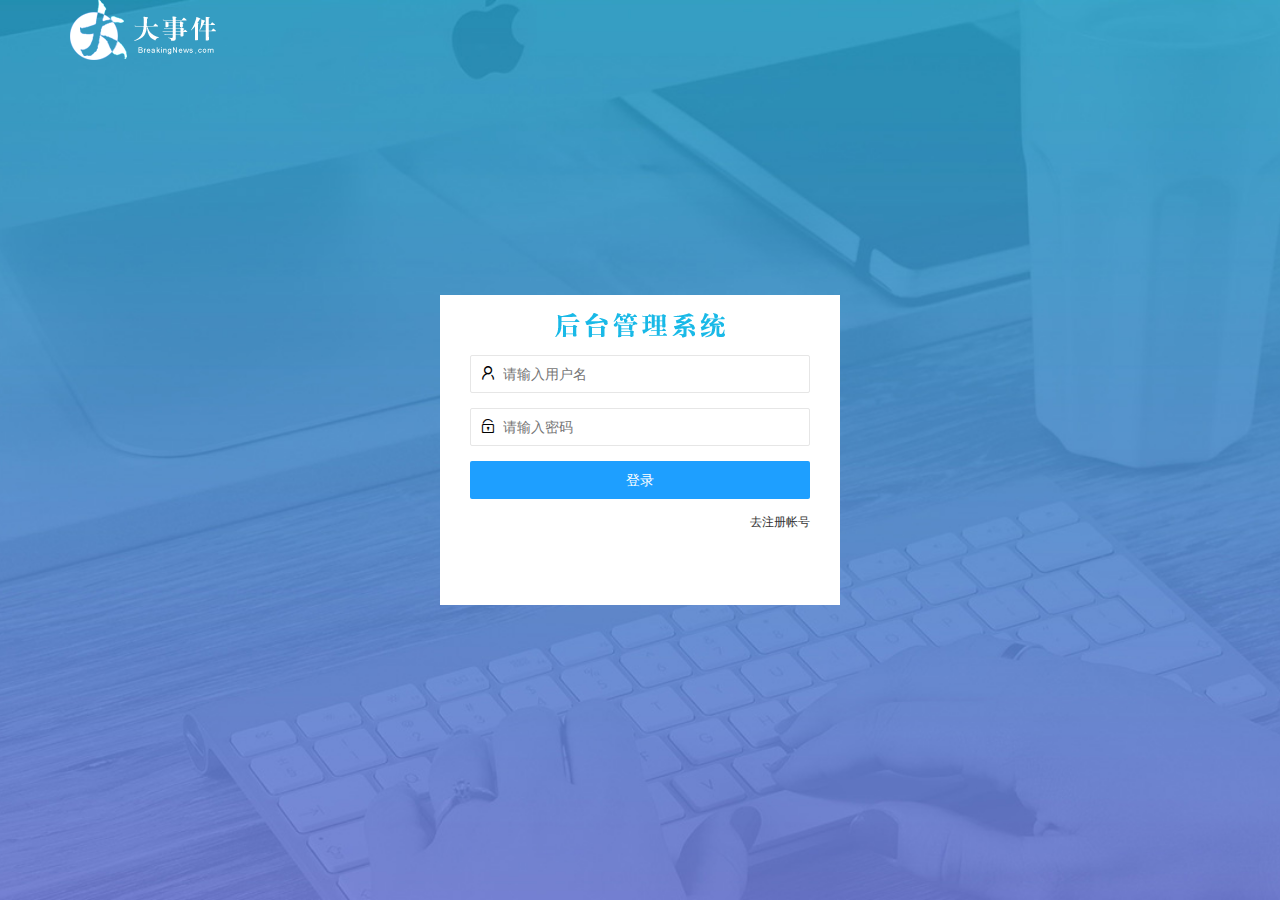
<file: login.html>
<!DOCTYPE html>
<html lang="en">

<head>
  <meta charset="UTF-8">
  <meta http-equiv="X-UA-Compatible" content="IE=edge">
  <meta name="viewport" content="width=device-width, initial-scale=1.0">
  <title>大事件登录/注册</title>
  <!-- 导入layui样式表 -->
  <link rel="stylesheet" href="./assets/lib/layui/css/layui.css">
  <!-- 导入自己的样式表 -->
  <link rel="stylesheet" href="./assets/css/login.css">
</head>

<body>
  <!-- 登录页面login -->
  <!-- 添加类名，设置版心 -->
  <div class="layui-main">
    <img src="./assets/images/logo.png" alt="">
  </div>

  <!-- 设置登录注册区域 -->
  <div class="loginAndReg">
    <div class="title-box"></div>

    <!-- 登录区域 -->
    <div class="login-box">
      <!-- 登录表单区域 -->
      <form class="layui-form" id="login-form">
        <!-- 用户名 -->
        <div class="layui-form-item">
          <i class="layui-icon layui-icon-username"></i>
          <input type="text" name="username" required lay-verify="required" placeholder="请输入用户名" autocomplete="off"
            class="layui-input">
        </div>

        <!-- 密码 -->
        <div class="layui-form-item">
          <i class="layui-icon layui-icon-password"></i>
          <input type="password" name="password" required lay-verify="required|pwd" placeholder="请输入密码" autocomplete="off"
            class="layui-input">
        </div>

        <!-- 按钮 -->
        <div class="layui-form-item">
          <button class="layui-btn layui-btn-fluid layui-btn-normal"" lay-submit >登录</button>
        </div>

        <!-- 去注册 -->
        <div class=" layui-form-item links">
            <a href="javascript:;" id="link_reg">去注册帐号</a>
        </div>

      </form>

    </div>


    <!-- 注册区域 -->
    <div class="reg-box">
      <!-- 注册表单区域 -->
      <form class="layui-form" id="reg-form">
        <!-- 用户名 -->
        <div class="layui-form-item">
          <i class="layui-icon layui-icon-username"></i>
          <input type="text" name="username" required lay-verify="required" placeholder="请输入用户名" autocomplete="off"
            class="layui-input">
        </div>

        <!-- 密码 -->
        <div class="layui-form-item">
          <i class="layui-icon layui-icon-password"></i>
          <input type="password" name="password" required lay-verify="required|pwd" placeholder="请输入密码" autocomplete="off"
            class="layui-input">
        </div>

        <!-- 再次输入密码 -->
        <div class="layui-form-item">
          <i class="layui-icon layui-icon-password"></i>
          <input type="password" name="repassword" required lay-verify="required|pwd|repwd" placeholder="请再次输入密码" autocomplete="off"
            class="layui-input">
        </div>
        <!-- 按钮 -->
        <div class="layui-form-item">
          <button class="layui-btn layui-btn-fluid layui-btn-normal" lay-submit >注册</button>
        </div>

        <!-- 去注册 -->
        <div class=" layui-form-item links">
            <a href="javascript:;" id="link_login">去登录</a>
        </div>

      </form>

    </div>
  </div>

  <!-- 导入layiu.js -->
  <script src="./assets/lib/layui/layui.all.js"></script>
  <!-- 导入jQuery -->
  <script src="./assets/lib/jquery.js"></script>
  <!--导入基础的js -->
  <script src="./assets/js/baseApi.js"></script>
  <!-- 导入自己的js -->
  <script src="./assets/js/login.js"></script>
</body>

</html>
</file>
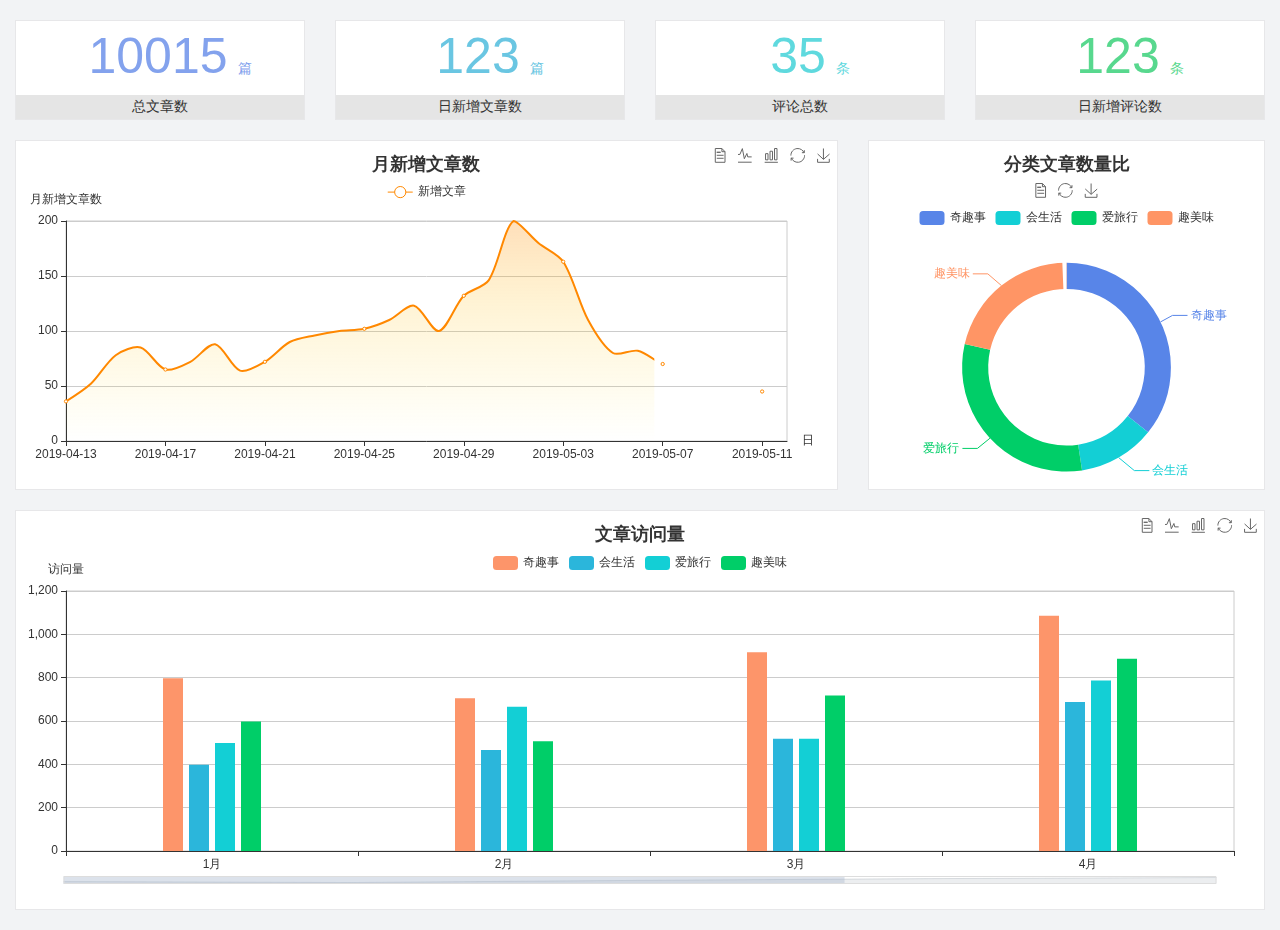
<file: home/dashboard.html>
<!DOCTYPE html>
<html lang="en">

<head>
  <meta charset="UTF-8">
  <meta name="viewport" content="width=device-width, initial-scale=1.0">
  <meta http-equiv="X-UA-Compatible" content="ie=edge">
  <title>图表统计</title>
  <link rel="stylesheet" href="../assets/lib/bootstrap.css" />
  <link rel="stylesheet" href="../assets/lib/bootstrap.min.css.map">
  <link rel="stylesheet" href="../assets/lib/main.css" />
  <script src="../assets/lib/jquery.js"></script>
  <script type="text/javascript" src="../assets/lib/echarts.min.js"></script>
</head>

<body>
  <div class="container-fluid">
    <div class="row spannel_list">
      <div class="col-sm-3 col-xs-6">
        <div class="spannel">
          <em>10015</em><span>篇</span>
          <b>总文章数</b>
        </div>
      </div>
      <div class="col-sm-3 col-xs-6">
        <div class="spannel scolor01">
          <em>123</em><span>篇</span>
          <b>日新增文章数</b>
        </div>
      </div>
      <div class="col-sm-3 col-xs-6">
        <div class="spannel scolor02">
          <em>35</em><span>条</span>
          <b>评论总数</b>
        </div>
      </div>
      <div class="col-sm-3 col-xs-6">
        <div class="spannel scolor03">
          <em>123</em><span>条</span>
          <b>日新增评论数</b>
        </div>
      </div>
    </div>
  </div>

  <div class="container-fluid">
    <div class="row curve-pie">
      <div class="col-lg-8 col-md-8">
        <div class="gragh_pannel" id="curve_show"></div>
      </div>
      <div class="col-lg-4 col-md-4">
        <div class="gragh_pannel" id="pie_show"></div>
      </div>
    </div>
  </div>

  <div class="container-fluid">
    <div class="column_pannel" id="column_show"></div>
  </div>

  <script>
    var oChart = echarts.init(document.getElementById('curve_show'));
    var aList_all = [
      { 'count': 36, 'date': '2019-04-13' },
      { 'count': 52, 'date': '2019-04-14' },
      { 'count': 78, 'date': '2019-04-15' },
      { 'count': 85, 'date': '2019-04-16' },
      { 'count': 65, 'date': '2019-04-17' },
      { 'count': 72, 'date': '2019-04-18' },
      { 'count': 88, 'date': '2019-04-19' },
      { 'count': 64, 'date': '2019-04-20' },
      { 'count': 72, 'date': '2019-04-21' },
      { 'count': 90, 'date': '2019-04-22' },
      { 'count': 96, 'date': '2019-04-23' },
      { 'count': 100, 'date': '2019-04-24' },
      { 'count': 102, 'date': '2019-04-25' },
      { 'count': 110, 'date': '2019-04-26' },
      { 'count': 123, 'date': '2019-04-27' },
      { 'count': 100, 'date': '2019-04-28' },
      { 'count': 132, 'date': '2019-04-29' },
      { 'count': 146, 'date': '2019-04-30' },
      { 'count': 200, 'date': '2019-05-01' },
      { 'count': 180, 'date': '2019-05-02' },
      { 'count': 163, 'date': '2019-05-03' },
      { 'count': 110, 'date': '2019-05-04' },
      { 'count': 80, 'date': '2019-05-05' },
      { 'count': 82, 'date': '2019-05-06' },
      { 'count': 70, 'date': '2019-05-07' },
      { 'count': 65, 'date': '2019-05-08' },
      { 'count': 54, 'date': '2019-05-09' },
      { 'count': 40, 'date': '2019-05-10' },
      { 'count': 45, 'date': '2019-05-11' },
      { 'count': 38, 'date': '2019-05-12' },
    ];

    let aCount = [];
    let aDate = [];

    for (var i = 0; i < aList_all.length; i++) {
      aCount.push(aList_all[i].count);
      aDate.push(aList_all[i].date);
    }

    var chartopt = {
      title: {
        text: '月新增文章数',
        left: 'center',
        top: '10'
      },
      tooltip: {
        trigger: 'axis'
      },
      legend: {
        data: ['新增文章'],
        top: '40'
      },
      toolbox: {
        show: true,
        feature: {
          mark: { show: true },
          dataView: { show: true, readOnly: false },
          magicType: { show: true, type: ['line', 'bar'] },
          restore: { show: true },
          saveAsImage: { show: true }
        }
      },
      calculable: true,
      xAxis: [
        {
          name: '日',
          type: 'category',
          boundaryGap: false,
          data: aDate
        }
      ],
      yAxis: [
        {
          name: '月新增文章数',
          type: 'value'
        }
      ],
      series: [
        {
          name: '新增文章',
          type: 'line',
          smooth: true,
          itemStyle: { normal: { areaStyle: { type: 'default' }, color: '#f80' }, lineStyle: { color: '#f80' } },
          data: aCount
        }],
      areaStyle: {
        normal: {
          color: new echarts.graphic.LinearGradient(0, 0, 0, 1, [{
            offset: 0,
            color: 'rgba(255,136,0,0.39)'
          }, {
            offset: .34,
            color: 'rgba(255,180,0,0.25)'
          }, {
            offset: 1,
            color: 'rgba(255,222,0,0.00)'
          }])

        }
      },
      grid: {
        show: true,
        x: 50,
        x2: 50,
        y: 80,
        height: 220
      }
    };

    oChart.setOption(chartopt);


    var oPie = echarts.init(document.getElementById('pie_show'));
    var oPieopt =
    {
      title: {
        top: 10,
        text: '分类文章数量比',
        x: 'center'
      },
      tooltip: {
        trigger: 'item',
        formatter: "{a} <br/>{b} : {c} ({d}%)"
      },
      color: ['#5885e8', '#13cfd5', '#00ce68', '#ff9565'],
      legend: {
        x: 'center',
        top: 65,
        data: ['奇趣事', '会生活', '爱旅行', '趣美味']
      },
      toolbox: {
        show: true,
        x: 'center',
        top: 35,
        feature: {
          mark: { show: true },
          dataView: { show: true, readOnly: false },
          magicType: {
            show: true,
            type: ['pie', 'funnel'],
            option: {
              funnel: {
                x: '25%',
                width: '50%',
                funnelAlign: 'left',
                max: 1548
              }
            }
          },
          restore: { show: true },
          saveAsImage: { show: true }
        }
      },
      calculable: true,
      series: [
        {
          name: '访问来源',
          type: 'pie',
          radius: ['45%', '60%'],
          center: ['50%', '65%'],
          data: [
            { value: 300, name: '奇趣事' },
            { value: 100, name: '会生活' },
            { value: 260, name: '爱旅行' },
            { value: 180, name: '趣美味' }
          ]
        }
      ]
    };
    oPie.setOption(oPieopt);



    var oColumn = this.echarts.init(document.getElementById('column_show'));
    var oColumnopt =
    {
      title: {
        text: '文章访问量',
        left: 'center',
        top: '10'
      },
      tooltip: {
        trigger: 'axis'
      },
      legend: {
        data: ['奇趣事', '会生活', '爱旅行', '趣美味'],
        top: '40'
      },
      toolbox: {
        show: true,
        feature: {
          mark: { show: true },
          dataView: { show: true, readOnly: false },
          magicType: { show: true, type: ['line', 'bar'] },
          restore: { show: true },
          saveAsImage: { show: true }
        }
      },
      calculable: true,
      xAxis: [
        {
          type: 'category',
          data: ['1月', '2月', '3月', '4月', '5月']
        }
      ],
      yAxis: [
        {
          name: '访问量',
          type: 'value'
        }
      ],
      series: [
        {
          name: '奇趣事',
          type: 'bar',
          barWidth: 20,
          itemStyle: {
            normal: { areaStyle: { type: 'default' }, color: '#fd956a' }
          },
          data: [800, 708, 920, 1090, 1200]
        },
        {
          name: '会生活',
          type: 'bar',
          barWidth: 20,
          itemStyle: {
            normal: { areaStyle: { type: 'default' }, color: '#2bb6db' }
          },
          data: [400, 468, 520, 690, 800]
        },
        {
          name: '爱旅行',
          type: 'bar',
          barWidth: 20,
          itemStyle: {
            normal: { areaStyle: { type: 'default' }, color: '#13cfd5' }
          },
          data: [500, 668, 520, 790, 900]
        },
        {
          name: '趣美味',
          type: 'bar',
          barWidth: 20,
          itemStyle: {
            normal: { areaStyle: { type: 'default' }, color: '#00ce68' }
          },
          data: [600, 508, 720, 890, 1000]
        }
      ],
      grid: {
        show: true,
        x: 50,
        x2: 30,
        y: 80,
        height: 260
      },
      dataZoom: [//给x轴设置滚动条
        {
          start: 0,//默认为0
          end: 100 - 1000 / 31,//默认为100
          type: 'slider',
          show: true,
          xAxisIndex: [0],
          handleSize: 0,//滑动条的 左右2个滑动条的大小
          height: 8,//组件高度
          left: 45, //左边的距离
          right: 50,//右边的距离
          bottom: 26,//右边的距离
          handleColor: '#ddd',//h滑动图标的颜色
          handleStyle: {
            borderColor: "#cacaca",
            borderWidth: "1",
            shadowBlur: 2,
            background: "#ddd",
            shadowColor: "#ddd",
          }
        }]
    };
    oColumn.setOption(oColumnopt);
  </script>
</body>

</html>
</file>
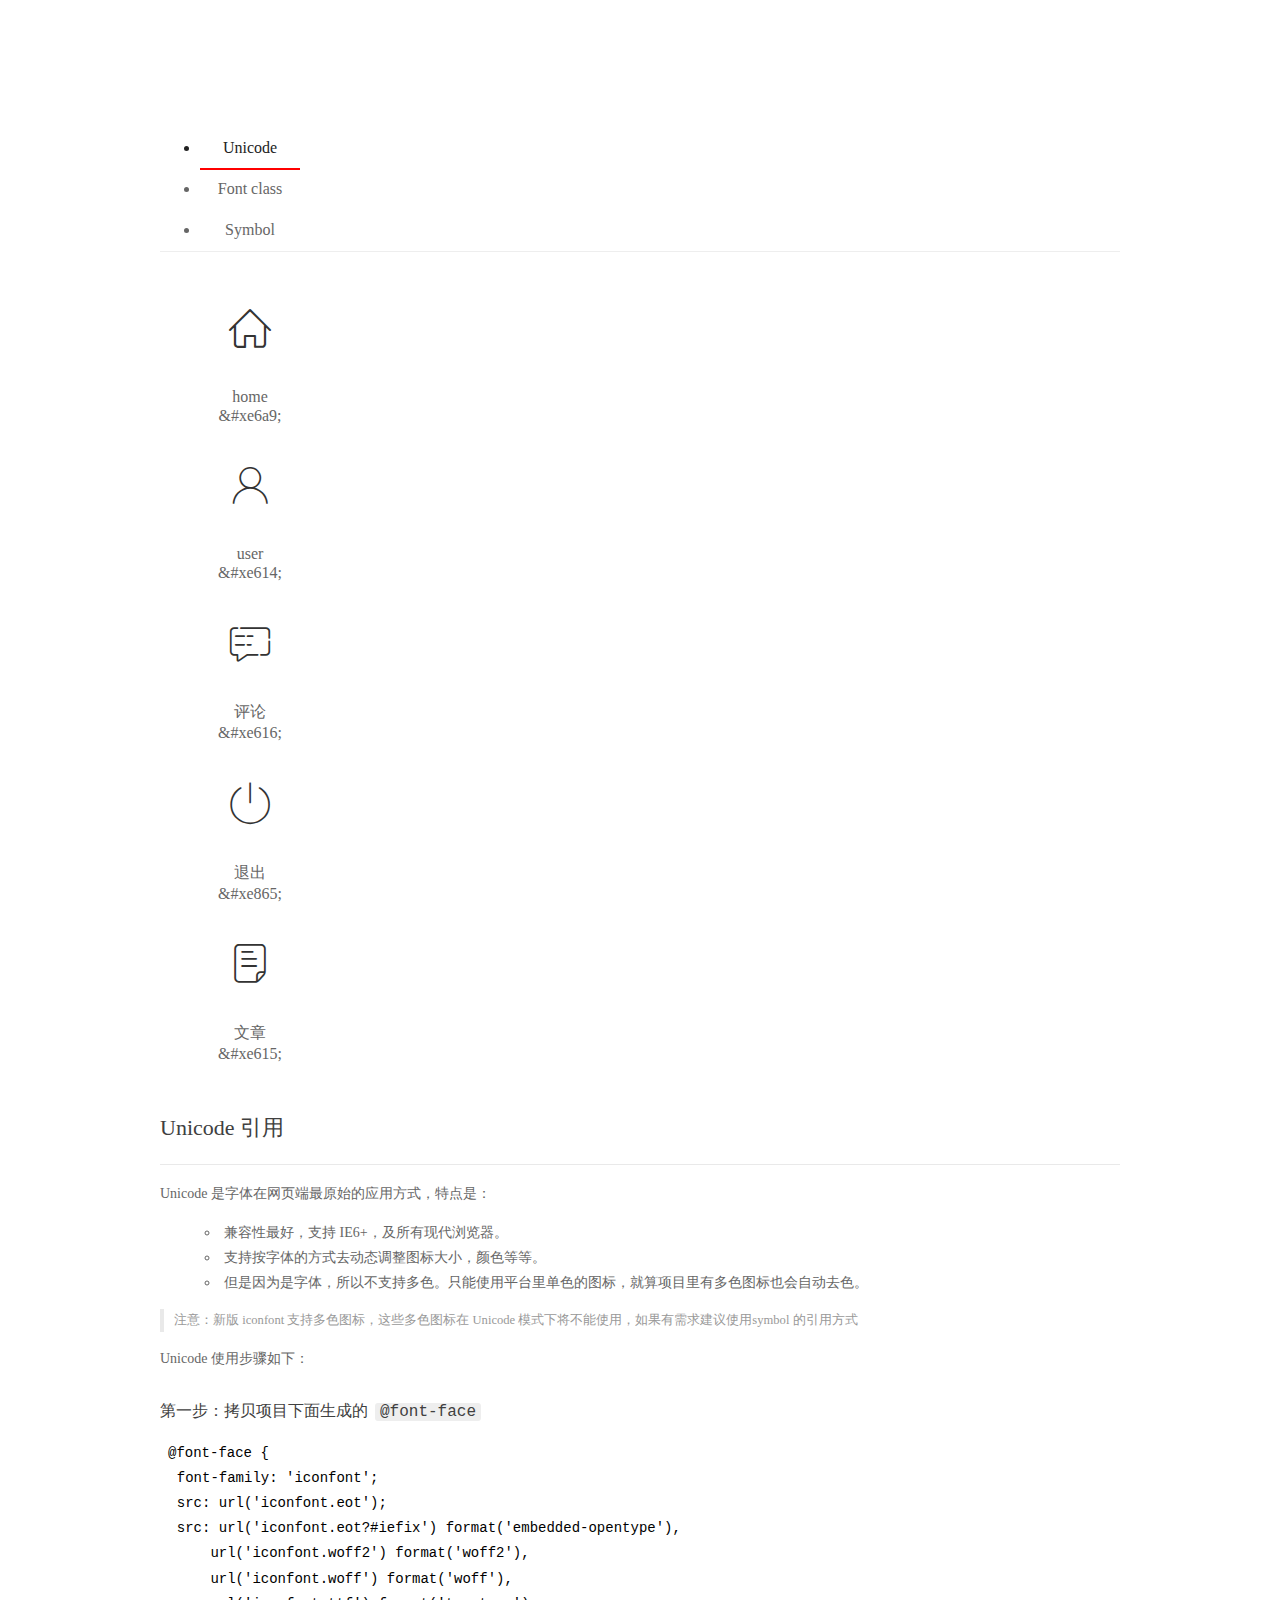
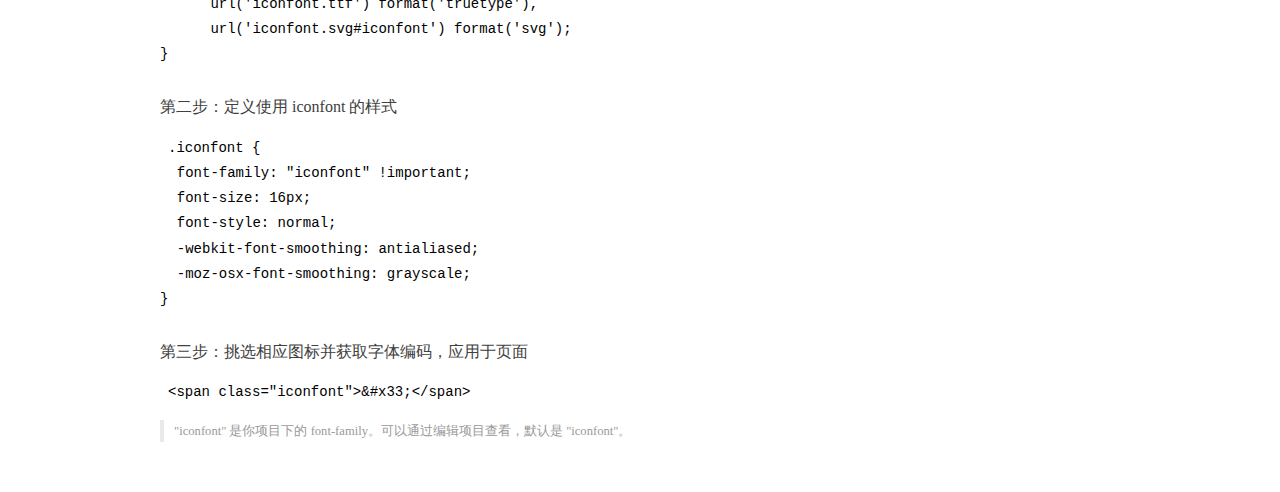
<file: assets/fonts/demo_index.html>
<!DOCTYPE html>
<html>
<head>
  <meta charset="utf-8"/>
  <title>IconFont Demo</title>
  <link rel="shortcut icon" href="https://gtms04.alicdn.com/tps/i4/TB1_oz6GVXXXXaFXpXXJDFnIXXX-64-64.ico" type="image/x-icon"/>
  <link rel="stylesheet" href="https://g.alicdn.com/thx/cube/1.3.2/cube.min.css">
  <link rel="stylesheet" href="demo.css">
  <link rel="stylesheet" href="iconfont.css">
  <script src="iconfont.js"></script>
  <!-- jQuery -->
  <script src="https://a1.alicdn.com/oss/uploads/2018/12/26/7bfddb60-08e8-11e9-9b04-53e73bb6408b.js"></script>
  <!-- 代码高亮 -->
  <script src="https://a1.alicdn.com/oss/uploads/2018/12/26/a3f714d0-08e6-11e9-8a15-ebf944d7534c.js"></script>
</head>
<body>
  <div class="main">
    <h1 class="logo"><a href="https://www.iconfont.cn/" title="iconfont 首页" target="_blank">&#xe86b;</a></h1>
    <div class="nav-tabs">
      <ul id="tabs" class="dib-box">
        <li class="dib active"><span>Unicode</span></li>
        <li class="dib"><span>Font class</span></li>
        <li class="dib"><span>Symbol</span></li>
      </ul>
      
    </div>
    <div class="tab-container">
      <div class="content unicode" style="display: block;">
          <ul class="icon_lists dib-box">
          
            <li class="dib">
              <span class="icon iconfont">&#xe6a9;</span>
                <div class="name">home</div>
                <div class="code-name">&amp;#xe6a9;</div>
              </li>
          
            <li class="dib">
              <span class="icon iconfont">&#xe614;</span>
                <div class="name">user</div>
                <div class="code-name">&amp;#xe614;</div>
              </li>
          
            <li class="dib">
              <span class="icon iconfont">&#xe616;</span>
                <div class="name">评论</div>
                <div class="code-name">&amp;#xe616;</div>
              </li>
          
            <li class="dib">
              <span class="icon iconfont">&#xe865;</span>
                <div class="name">退出</div>
                <div class="code-name">&amp;#xe865;</div>
              </li>
          
            <li class="dib">
              <span class="icon iconfont">&#xe615;</span>
                <div class="name">文章</div>
                <div class="code-name">&amp;#xe615;</div>
              </li>
          
          </ul>
          <div class="article markdown">
          <h2 id="unicode-">Unicode 引用</h2>
          <hr>

          <p>Unicode 是字体在网页端最原始的应用方式，特点是：</p>
          <ul>
            <li>兼容性最好，支持 IE6+，及所有现代浏览器。</li>
            <li>支持按字体的方式去动态调整图标大小，颜色等等。</li>
            <li>但是因为是字体，所以不支持多色。只能使用平台里单色的图标，就算项目里有多色图标也会自动去色。</li>
          </ul>
          <blockquote>
            <p>注意：新版 iconfont 支持多色图标，这些多色图标在 Unicode 模式下将不能使用，如果有需求建议使用symbol 的引用方式</p>
          </blockquote>
          <p>Unicode 使用步骤如下：</p>
          <h3 id="-font-face">第一步：拷贝项目下面生成的 <code>@font-face</code></h3>
<pre><code class="language-css"
>@font-face {
  font-family: 'iconfont';
  src: url('iconfont.eot');
  src: url('iconfont.eot?#iefix') format('embedded-opentype'),
      url('iconfont.woff2') format('woff2'),
      url('iconfont.woff') format('woff'),
      url('iconfont.ttf') format('truetype'),
      url('iconfont.svg#iconfont') format('svg');
}
</code></pre>
          <h3 id="-iconfont-">第二步：定义使用 iconfont 的样式</h3>
<pre><code class="language-css"
>.iconfont {
  font-family: "iconfont" !important;
  font-size: 16px;
  font-style: normal;
  -webkit-font-smoothing: antialiased;
  -moz-osx-font-smoothing: grayscale;
}
</code></pre>
          <h3 id="-">第三步：挑选相应图标并获取字体编码，应用于页面</h3>
<pre>
<code class="language-html"
>&lt;span class="iconfont"&gt;&amp;#x33;&lt;/span&gt;
</code></pre>
          <blockquote>
            <p>"iconfont" 是你项目下的 font-family。可以通过编辑项目查看，默认是 "iconfont"。</p>
          </blockquote>
          </div>
      </div>
      <div class="content font-class">
        <ul class="icon_lists dib-box">
          
          <li class="dib">
            <span class="icon iconfont icon-home"></span>
            <div class="name">
              home
            </div>
            <div class="code-name">.icon-home
            </div>
          </li>
          
          <li class="dib">
            <span class="icon iconfont icon-user"></span>
            <div class="name">
              user
            </div>
            <div class="code-name">.icon-user
            </div>
          </li>
          
          <li class="dib">
            <span class="icon iconfont icon-pinglun"></span>
            <div class="name">
              评论
            </div>
            <div class="code-name">.icon-pinglun
            </div>
          </li>
          
          <li class="dib">
            <span class="icon iconfont icon-tuichu"></span>
            <div class="name">
              退出
            </div>
            <div class="code-name">.icon-tuichu
            </div>
          </li>
          
          <li class="dib">
            <span class="icon iconfont icon-16"></span>
            <div class="name">
              文章
            </div>
            <div class="code-name">.icon-16
            </div>
          </li>
          
        </ul>
        <div class="article markdown">
        <h2 id="font-class-">font-class 引用</h2>
        <hr>

        <p>font-class 是 Unicode 使用方式的一种变种，主要是解决 Unicode 书写不直观，语意不明确的问题。</p>
        <p>与 Unicode 使用方式相比，具有如下特点：</p>
        <ul>
          <li>兼容性良好，支持 IE8+，及所有现代浏览器。</li>
          <li>相比于 Unicode 语意明确，书写更直观。可以很容易分辨这个 icon 是什么。</li>
          <li>因为使用 class 来定义图标，所以当要替换图标时，只需要修改 class 里面的 Unicode 引用。</li>
          <li>不过因为本质上还是使用的字体，所以多色图标还是不支持的。</li>
        </ul>
        <p>使用步骤如下：</p>
        <h3 id="-fontclass-">第一步：引入项目下面生成的 fontclass 代码：</h3>
<pre><code class="language-html">&lt;link rel="stylesheet" href="./iconfont.css"&gt;
</code></pre>
        <h3 id="-">第二步：挑选相应图标并获取类名，应用于页面：</h3>
<pre><code class="language-html">&lt;span class="iconfont icon-xxx"&gt;&lt;/span&gt;
</code></pre>
        <blockquote>
          <p>"
            iconfont" 是你项目下的 font-family。可以通过编辑项目查看，默认是 "iconfont"。</p>
        </blockquote>
      </div>
      </div>
      <div class="content symbol">
          <ul class="icon_lists dib-box">
          
            <li class="dib">
                <svg class="icon svg-icon" aria-hidden="true">
                  <use xlink:href="#icon-home"></use>
                </svg>
                <div class="name">home</div>
                <div class="code-name">#icon-home</div>
            </li>
          
            <li class="dib">
                <svg class="icon svg-icon" aria-hidden="true">
                  <use xlink:href="#icon-user"></use>
                </svg>
                <div class="name">user</div>
                <div class="code-name">#icon-user</div>
            </li>
          
            <li class="dib">
                <svg class="icon svg-icon" aria-hidden="true">
                  <use xlink:href="#icon-pinglun"></use>
                </svg>
                <div class="name">评论</div>
                <div class="code-name">#icon-pinglun</div>
            </li>
          
            <li class="dib">
                <svg class="icon svg-icon" aria-hidden="true">
                  <use xlink:href="#icon-tuichu"></use>
                </svg>
                <div class="name">退出</div>
                <div class="code-name">#icon-tuichu</div>
            </li>
          
            <li class="dib">
                <svg class="icon svg-icon" aria-hidden="true">
                  <use xlink:href="#icon-16"></use>
                </svg>
                <div class="name">文章</div>
                <div class="code-name">#icon-16</div>
            </li>
          
          </ul>
          <div class="article markdown">
          <h2 id="symbol-">Symbol 引用</h2>
          <hr>

          <p>这是一种全新的使用方式，应该说这才是未来的主流，也是平台目前推荐的用法。相关介绍可以参考这篇<a href="">文章</a>
            这种用法其实是做了一个 SVG 的集合，与另外两种相比具有如下特点：</p>
          <ul>
            <li>支持多色图标了，不再受单色限制。</li>
            <li>通过一些技巧，支持像字体那样，通过 <code>font-size</code>, <code>color</code> 来调整样式。</li>
            <li>兼容性较差，支持 IE9+，及现代浏览器。</li>
            <li>浏览器渲染 SVG 的性能一般，还不如 png。</li>
          </ul>
          <p>使用步骤如下：</p>
          <h3 id="-symbol-">第一步：引入项目下面生成的 symbol 代码：</h3>
<pre><code class="language-html">&lt;script src="./iconfont.js"&gt;&lt;/script&gt;
</code></pre>
          <h3 id="-css-">第二步：加入通用 CSS 代码（引入一次就行）：</h3>
<pre><code class="language-html">&lt;style&gt;
.icon {
  width: 1em;
  height: 1em;
  vertical-align: -0.15em;
  fill: currentColor;
  overflow: hidden;
}
&lt;/style&gt;
</code></pre>
          <h3 id="-">第三步：挑选相应图标并获取类名，应用于页面：</h3>
<pre><code class="language-html">&lt;svg class="icon" aria-hidden="true"&gt;
  &lt;use xlink:href="#icon-xxx"&gt;&lt;/use&gt;
&lt;/svg&gt;
</code></pre>
          </div>
      </div>

    </div>
  </div>
  <script>
  $(document).ready(function () {
      $('.tab-container .content:first').show()

      $('#tabs li').click(function (e) {
        var tabContent = $('.tab-container .content')
        var index = $(this).index()

        if ($(this).hasClass('active')) {
          return
        } else {
          $('#tabs li').removeClass('active')
          $(this).addClass('active')

          tabContent.hide().eq(index).fadeIn()
        }
      })
    })
  </script>
</body>
</html>
</file>
<file: assets/lib/layui/css/layui.css>
/** layui-v2.5.5 MIT License By https://www.layui.com */
 .layui-inline,img{display:inline-block;vertical-align:middle}h1,h2,h3,h4,h5,h6{font-weight:400}.layui-edge,.layui-header,.layui-inline,.layui-main{position:relative}.layui-body,.layui-edge,.layui-elip{overflow:hidden}.layui-btn,.layui-edge,.layui-inline,img{vertical-align:middle}.layui-btn,.layui-disabled,.layui-icon,.layui-unselect{-moz-user-select:none;-webkit-user-select:none;-ms-user-select:none}.layui-elip,.layui-form-checkbox span,.layui-form-pane .layui-form-label{text-overflow:ellipsis;white-space:nowrap}.layui-breadcrumb,.layui-tree-btnGroup{visibility:hidden}blockquote,body,button,dd,div,dl,dt,form,h1,h2,h3,h4,h5,h6,input,li,ol,p,pre,td,textarea,th,ul{margin:0;padding:0;-webkit-tap-highlight-color:rgba(0,0,0,0)}a:active,a:hover{outline:0}img{border:none}li{list-style:none}table{border-collapse:collapse;border-spacing:0}h4,h5,h6{font-size:100%}button,input,optgroup,option,select,textarea{font-family:inherit;font-size:inherit;font-style:inherit;font-weight:inherit;outline:0}pre{white-space:pre-wrap;white-space:-moz-pre-wrap;white-space:-pre-wrap;white-space:-o-pre-wrap;word-wrap:break-word}body{line-height:24px;font:14px Helvetica Neue,Helvetica,PingFang SC,Tahoma,Arial,sans-serif}hr{height:1px;margin:10px 0;border:0;clear:both}a{color:#333;text-decoration:none}a:hover{color:#777}a cite{font-style:normal;*cursor:pointer}.layui-border-box,.layui-border-box *{box-sizing:border-box}.layui-box,.layui-box *{box-sizing:content-box}.layui-clear{clear:both;*zoom:1}.layui-clear:after{content:'\20';clear:both;*zoom:1;display:block;height:0}.layui-inline{*display:inline;*zoom:1}.layui-edge{display:inline-block;width:0;height:0;border-width:6px;border-style:dashed;border-color:transparent}.layui-edge-top{top:-4px;border-bottom-color:#999;border-bottom-style:solid}.layui-edge-right{border-left-color:#999;border-left-style:solid}.layui-edge-bottom{top:2px;border-top-color:#999;border-top-style:solid}.layui-edge-left{border-right-color:#999;border-right-style:solid}.layui-disabled,.layui-disabled:hover{color:#d2d2d2!important;cursor:not-allowed!important}.layui-circle{border-radius:100%}.layui-show{display:block!important}.layui-hide{display:none!important}@font-face{font-family:layui-icon;src:url(../font/iconfont.eot?v=250);src:url(../font/iconfont.eot?v=250#iefix) format('embedded-opentype'),url(../font/iconfont.woff2?v=250) format('woff2'),url(../font/iconfont.woff?v=250) format('woff'),url(../font/iconfont.ttf?v=250) format('truetype'),url(../font/iconfont.svg?v=250#layui-icon) format('svg')}.layui-icon{font-family:layui-icon!important;font-size:16px;font-style:normal;-webkit-font-smoothing:antialiased;-moz-osx-font-smoothing:grayscale}.layui-icon-reply-fill:before{content:"\e611"}.layui-icon-set-fill:before{content:"\e614"}.layui-icon-menu-fill:before{content:"\e60f"}.layui-icon-search:before{content:"\e615"}.layui-icon-share:before{content:"\e641"}.layui-icon-set-sm:before{content:"\e620"}.layui-icon-engine:before{content:"\e628"}.layui-icon-close:before{content:"\1006"}.layui-icon-close-fill:before{content:"\1007"}.layui-icon-chart-screen:before{content:"\e629"}.layui-icon-star:before{content:"\e600"}.layui-icon-circle-dot:before{content:"\e617"}.layui-icon-chat:before{content:"\e606"}.layui-icon-release:before{content:"\e609"}.layui-icon-list:before{content:"\e60a"}.layui-icon-chart:before{content:"\e62c"}.layui-icon-ok-circle:before{content:"\1005"}.layui-icon-layim-theme:before{content:"\e61b"}.layui-icon-table:before{content:"\e62d"}.layui-icon-right:before{content:"\e602"}.layui-icon-left:before{content:"\e603"}.layui-icon-cart-simple:before{content:"\e698"}.layui-icon-face-cry:before{content:"\e69c"}.layui-icon-face-smile:before{content:"\e6af"}.layui-icon-survey:before{content:"\e6b2"}.layui-icon-tree:before{content:"\e62e"}.layui-icon-upload-circle:before{content:"\e62f"}.layui-icon-add-circle:before{content:"\e61f"}.layui-icon-download-circle:before{content:"\e601"}.layui-icon-templeate-1:before{content:"\e630"}.layui-icon-util:before{content:"\e631"}.layui-icon-face-surprised:before{content:"\e664"}.layui-icon-edit:before{content:"\e642"}.layui-icon-speaker:before{content:"\e645"}.layui-icon-down:before{content:"\e61a"}.layui-icon-file:before{content:"\e621"}.layui-icon-layouts:before{content:"\e632"}.layui-icon-rate-half:before{content:"\e6c9"}.layui-icon-add-circle-fine:before{content:"\e608"}.layui-icon-prev-circle:before{content:"\e633"}.layui-icon-read:before{content:"\e705"}.layui-icon-404:before{content:"\e61c"}.layui-icon-carousel:before{content:"\e634"}.layui-icon-help:before{content:"\e607"}.layui-icon-code-circle:before{content:"\e635"}.layui-icon-water:before{content:"\e636"}.layui-icon-username:before{content:"\e66f"}.layui-icon-find-fill:before{content:"\e670"}.layui-icon-about:before{content:"\e60b"}.layui-icon-location:before{content:"\e715"}.layui-icon-up:before{content:"\e619"}.layui-icon-pause:before{content:"\e651"}.layui-icon-date:before{content:"\e637"}.layui-icon-layim-uploadfile:before{content:"\e61d"}.layui-icon-delete:before{content:"\e640"}.layui-icon-play:before{content:"\e652"}.layui-icon-top:before{content:"\e604"}.layui-icon-friends:before{content:"\e612"}.layui-icon-refresh-3:before{content:"\e9aa"}.layui-icon-ok:before{content:"\e605"}.layui-icon-layer:before{content:"\e638"}.layui-icon-face-smile-fine:before{content:"\e60c"}.layui-icon-dollar:before{content:"\e659"}.layui-icon-group:before{content:"\e613"}.layui-icon-layim-download:before{content:"\e61e"}.layui-icon-picture-fine:before{content:"\e60d"}.layui-icon-link:before{content:"\e64c"}.layui-icon-diamond:before{content:"\e735"}.layui-icon-log:before{content:"\e60e"}.layui-icon-rate-solid:before{content:"\e67a"}.layui-icon-fonts-del:before{content:"\e64f"}.layui-icon-unlink:before{content:"\e64d"}.layui-icon-fonts-clear:before{content:"\e639"}.layui-icon-triangle-r:before{content:"\e623"}.layui-icon-circle:before{content:"\e63f"}.layui-icon-radio:before{content:"\e643"}.layui-icon-align-center:before{content:"\e647"}.layui-icon-align-right:before{content:"\e648"}.layui-icon-align-left:before{content:"\e649"}.layui-icon-loading-1:before{content:"\e63e"}.layui-icon-return:before{content:"\e65c"}.layui-icon-fonts-strong:before{content:"\e62b"}.layui-icon-upload:before{content:"\e67c"}.layui-icon-dialogue:before{content:"\e63a"}.layui-icon-video:before{content:"\e6ed"}.layui-icon-headset:before{content:"\e6fc"}.layui-icon-cellphone-fine:before{content:"\e63b"}.layui-icon-add-1:before{content:"\e654"}.layui-icon-face-smile-b:before{content:"\e650"}.layui-icon-fonts-html:before{content:"\e64b"}.layui-icon-form:before{content:"\e63c"}.layui-icon-cart:before{content:"\e657"}.layui-icon-camera-fill:before{content:"\e65d"}.layui-icon-tabs:before{content:"\e62a"}.layui-icon-fonts-code:before{content:"\e64e"}.layui-icon-fire:before{content:"\e756"}.layui-icon-set:before{content:"\e716"}.layui-icon-fonts-u:before{content:"\e646"}.layui-icon-triangle-d:before{content:"\e625"}.layui-icon-tips:before{content:"\e702"}.layui-icon-picture:before{content:"\e64a"}.layui-icon-more-vertical:before{content:"\e671"}.layui-icon-flag:before{content:"\e66c"}.layui-icon-loading:before{content:"\e63d"}.layui-icon-fonts-i:before{content:"\e644"}.layui-icon-refresh-1:before{content:"\e666"}.layui-icon-rmb:before{content:"\e65e"}.layui-icon-home:before{content:"\e68e"}.layui-icon-user:before{content:"\e770"}.layui-icon-notice:before{content:"\e667"}.layui-icon-login-weibo:before{content:"\e675"}.layui-icon-voice:before{content:"\e688"}.layui-icon-upload-drag:before{content:"\e681"}.layui-icon-login-qq:before{content:"\e676"}.layui-icon-snowflake:before{content:"\e6b1"}.layui-icon-file-b:before{content:"\e655"}.layui-icon-template:before{content:"\e663"}.layui-icon-auz:before{content:"\e672"}.layui-icon-console:before{content:"\e665"}.layui-icon-app:before{content:"\e653"}.layui-icon-prev:before{content:"\e65a"}.layui-icon-website:before{content:"\e7ae"}.layui-icon-next:before{content:"\e65b"}.layui-icon-component:before{content:"\e857"}.layui-icon-more:before{content:"\e65f"}.layui-icon-login-wechat:before{content:"\e677"}.layui-icon-shrink-right:before{content:"\e668"}.layui-icon-spread-left:before{content:"\e66b"}.layui-icon-camera:before{content:"\e660"}.layui-icon-note:before{content:"\e66e"}.layui-icon-refresh:before{content:"\e669"}.layui-icon-female:before{content:"\e661"}.layui-icon-male:before{content:"\e662"}.layui-icon-password:before{content:"\e673"}.layui-icon-senior:before{content:"\e674"}.layui-icon-theme:before{content:"\e66a"}.layui-icon-tread:before{content:"\e6c5"}.layui-icon-praise:before{content:"\e6c6"}.layui-icon-star-fill:before{content:"\e658"}.layui-icon-rate:before{content:"\e67b"}.layui-icon-template-1:before{content:"\e656"}.layui-icon-vercode:before{content:"\e679"}.layui-icon-cellphone:before{content:"\e678"}.layui-icon-screen-full:before{content:"\e622"}.layui-icon-screen-restore:before{content:"\e758"}.layui-icon-cols:before{content:"\e610"}.layui-icon-export:before{content:"\e67d"}.layui-icon-print:before{content:"\e66d"}.layui-icon-slider:before{content:"\e714"}.layui-icon-addition:before{content:"\e624"}.layui-icon-subtraction:before{content:"\e67e"}.layui-icon-service:before{content:"\e626"}.layui-icon-transfer:before{content:"\e691"}.layui-main{width:1140px;margin:0 auto}.layui-header{z-index:1000;height:60px}.layui-header a:hover{transition:all .5s;-webkit-transition:all .5s}.layui-side{position:fixed;left:0;top:0;bottom:0;z-index:999;width:200px;overflow-x:hidden}.layui-side-scroll{position:relative;width:220px;height:100%;overflow-x:hidden}.layui-body{position:absolute;left:200px;right:0;top:0;bottom:0;z-index:998;width:auto;overflow-y:auto;box-sizing:border-box}.layui-layout-body{overflow:hidden}.layui-layout-admin .layui-header{background-color:#23262E}.layui-layout-admin .layui-side{top:60px;width:200px;overflow-x:hidden}.layui-layout-admin .layui-body{position:fixed;top:60px;bottom:44px}.layui-layout-admin .layui-main{width:auto;margin:0 15px}.layui-layout-admin .layui-footer{position:fixed;left:200px;right:0;bottom:0;height:44px;line-height:44px;padding:0 15px;background-color:#eee}.layui-layout-admin .layui-logo{position:absolute;left:0;top:0;width:200px;height:100%;line-height:60px;text-align:center;color:#009688;font-size:16px}.layui-layout-admin .layui-header .layui-nav{background:0 0}.layui-layout-left{position:absolute!important;left:200px;top:0}.layui-layout-right{position:absolute!important;right:0;top:0}.layui-container{position:relative;margin:0 auto;padding:0 15px;box-sizing:border-box}.layui-fluid{position:relative;margin:0 auto;padding:0 15px}.layui-row:after,.layui-row:before{content:'';display:block;clear:both}.layui-col-lg1,.layui-col-lg10,.layui-col-lg11,.layui-col-lg12,.layui-col-lg2,.layui-col-lg3,.layui-col-lg4,.layui-col-lg5,.layui-col-lg6,.layui-col-lg7,.layui-col-lg8,.layui-col-lg9,.layui-col-md1,.layui-col-md10,.layui-col-md11,.layui-col-md12,.layui-col-md2,.layui-col-md3,.layui-col-md4,.layui-col-md5,.layui-col-md6,.layui-col-md7,.layui-col-md8,.layui-col-md9,.layui-col-sm1,.layui-col-sm10,.layui-col-sm11,.layui-col-sm12,.layui-col-sm2,.layui-col-sm3,.layui-col-sm4,.layui-col-sm5,.layui-col-sm6,.layui-col-sm7,.layui-col-sm8,.layui-col-sm9,.layui-col-xs1,.layui-col-xs10,.layui-col-xs11,.layui-col-xs12,.layui-col-xs2,.layui-col-xs3,.layui-col-xs4,.layui-col-xs5,.layui-col-xs6,.layui-col-xs7,.layui-col-xs8,.layui-col-xs9{position:relative;display:block;box-sizing:border-box}.layui-col-xs1,.layui-col-xs10,.layui-col-xs11,.layui-col-xs12,.layui-col-xs2,.layui-col-xs3,.layui-col-xs4,.layui-col-xs5,.layui-col-xs6,.layui-col-xs7,.layui-col-xs8,.layui-col-xs9{float:left}.layui-col-xs1{width:8.33333333%}.layui-col-xs2{width:16.66666667%}.layui-col-xs3{width:25%}.layui-col-xs4{width:33.33333333%}.layui-col-xs5{width:41.66666667%}.layui-col-xs6{width:50%}.layui-col-xs7{width:58.33333333%}.layui-col-xs8{width:66.66666667%}.layui-col-xs9{width:75%}.layui-col-xs10{width:83.33333333%}.layui-col-xs11{width:91.66666667%}.layui-col-xs12{width:100%}.layui-col-xs-offset1{margin-left:8.33333333%}.layui-col-xs-offset2{margin-left:16.66666667%}.layui-col-xs-offset3{margin-left:25%}.layui-col-xs-offset4{margin-left:33.33333333%}.layui-col-xs-offset5{margin-left:41.66666667%}.layui-col-xs-offset6{margin-left:50%}.layui-col-xs-offset7{margin-left:58.33333333%}.layui-col-xs-offset8{margin-left:66.66666667%}.layui-col-xs-offset9{margin-left:75%}.layui-col-xs-offset10{margin-left:83.33333333%}.layui-col-xs-offset11{margin-left:91.66666667%}.layui-col-xs-offset12{margin-left:100%}@media screen and (max-width:768px){.layui-hide-xs{display:none!important}.layui-show-xs-block{display:block!important}.layui-show-xs-inline{display:inline!important}.layui-show-xs-inline-block{display:inline-block!important}}@media screen and (min-width:768px){.layui-container{width:750px}.layui-hide-sm{display:none!important}.layui-show-sm-block{display:block!important}.layui-show-sm-inline{display:inline!important}.layui-show-sm-inline-block{display:inline-block!important}.layui-col-sm1,.layui-col-sm10,.layui-col-sm11,.layui-col-sm12,.layui-col-sm2,.layui-col-sm3,.layui-col-sm4,.layui-col-sm5,.layui-col-sm6,.layui-col-sm7,.layui-col-sm8,.layui-col-sm9{float:left}.layui-col-sm1{width:8.33333333%}.layui-col-sm2{width:16.66666667%}.layui-col-sm3{width:25%}.layui-col-sm4{width:33.33333333%}.layui-col-sm5{width:41.66666667%}.layui-col-sm6{width:50%}.layui-col-sm7{width:58.33333333%}.layui-col-sm8{width:66.66666667%}.layui-col-sm9{width:75%}.layui-col-sm10{width:83.33333333%}.layui-col-sm11{width:91.66666667%}.layui-col-sm12{width:100%}.layui-col-sm-offset1{margin-left:8.33333333%}.layui-col-sm-offset2{margin-left:16.66666667%}.layui-col-sm-offset3{margin-left:25%}.layui-col-sm-offset4{margin-left:33.33333333%}.layui-col-sm-offset5{margin-left:41.66666667%}.layui-col-sm-offset6{margin-left:50%}.layui-col-sm-offset7{margin-left:58.33333333%}.layui-col-sm-offset8{margin-left:66.66666667%}.layui-col-sm-offset9{margin-left:75%}.layui-col-sm-offset10{margin-left:83.33333333%}.layui-col-sm-offset11{margin-left:91.66666667%}.layui-col-sm-offset12{margin-left:100%}}@media screen and (min-width:992px){.layui-container{width:970px}.layui-hide-md{display:none!important}.layui-show-md-block{display:block!important}.layui-show-md-inline{display:inline!important}.layui-show-md-inline-block{display:inline-block!important}.layui-col-md1,.layui-col-md10,.layui-col-md11,.layui-col-md12,.layui-col-md2,.layui-col-md3,.layui-col-md4,.layui-col-md5,.layui-col-md6,.layui-col-md7,.layui-col-md8,.layui-col-md9{float:left}.layui-col-md1{width:8.33333333%}.layui-col-md2{width:16.66666667%}.layui-col-md3{width:25%}.layui-col-md4{width:33.33333333%}.layui-col-md5{width:41.66666667%}.layui-col-md6{width:50%}.layui-col-md7{width:58.33333333%}.layui-col-md8{width:66.66666667%}.layui-col-md9{width:75%}.layui-col-md10{width:83.33333333%}.layui-col-md11{width:91.66666667%}.layui-col-md12{width:100%}.layui-col-md-offset1{margin-left:8.33333333%}.layui-col-md-offset2{margin-left:16.66666667%}.layui-col-md-offset3{margin-left:25%}.layui-col-md-offset4{margin-left:33.33333333%}.layui-col-md-offset5{margin-left:41.66666667%}.layui-col-md-offset6{margin-left:50%}.layui-col-md-offset7{margin-left:58.33333333%}.layui-col-md-offset8{margin-left:66.66666667%}.layui-col-md-offset9{margin-left:75%}.layui-col-md-offset10{margin-left:83.33333333%}.layui-col-md-offset11{margin-left:91.66666667%}.layui-col-md-offset12{margin-left:100%}}@media screen and (min-width:1200px){.layui-container{width:1170px}.layui-hide-lg{display:none!important}.layui-show-lg-block{display:block!important}.layui-show-lg-inline{display:inline!important}.layui-show-lg-inline-block{display:inline-block!important}.layui-col-lg1,.layui-col-lg10,.layui-col-lg11,.layui-col-lg12,.layui-col-lg2,.layui-col-lg3,.layui-col-lg4,.layui-col-lg5,.layui-col-lg6,.layui-col-lg7,.layui-col-lg8,.layui-col-lg9{float:left}.layui-col-lg1{width:8.33333333%}.layui-col-lg2{width:16.66666667%}.layui-col-lg3{width:25%}.layui-col-lg4{width:33.33333333%}.layui-col-lg5{width:41.66666667%}.layui-col-lg6{width:50%}.layui-col-lg7{width:58.33333333%}.layui-col-lg8{width:66.66666667%}.layui-col-lg9{width:75%}.layui-col-lg10{width:83.33333333%}.layui-col-lg11{width:91.66666667%}.layui-col-lg12{width:100%}.layui-col-lg-offset1{margin-left:8.33333333%}.layui-col-lg-offset2{margin-left:16.66666667%}.layui-col-lg-offset3{margin-left:25%}.layui-col-lg-offset4{margin-left:33.33333333%}.layui-col-lg-offset5{margin-left:41.66666667%}.layui-col-lg-offset6{margin-left:50%}.layui-col-lg-offset7{margin-left:58.33333333%}.layui-col-lg-offset8{margin-left:66.66666667%}.layui-col-lg-offset9{margin-left:75%}.layui-col-lg-offset10{margin-left:83.33333333%}.layui-col-lg-offset11{margin-left:91.66666667%}.layui-col-lg-offset12{margin-left:100%}}.layui-col-space1{margin:-.5px}.layui-col-space1>*{padding:.5px}.layui-col-space3{margin:-1.5px}.layui-col-space3>*{padding:1.5px}.layui-col-space5{margin:-2.5px}.layui-col-space5>*{padding:2.5px}.layui-col-space8{margin:-3.5px}.layui-col-space8>*{padding:3.5px}.layui-col-space10{margin:-5px}.layui-col-space10>*{padding:5px}.layui-col-space12{margin:-6px}.layui-col-space12>*{padding:6px}.layui-col-space15{margin:-7.5px}.layui-col-space15>*{padding:7.5px}.layui-col-space18{margin:-9px}.layui-col-space18>*{padding:9px}.layui-col-space20{margin:-10px}.layui-col-space20>*{padding:10px}.layui-col-space22{margin:-11px}.layui-col-space22>*{padding:11px}.layui-col-space25{margin:-12.5px}.layui-col-space25>*{padding:12.5px}.layui-col-space30{margin:-15px}.layui-col-space30>*{padding:15px}.layui-btn,.layui-input,.layui-select,.layui-textarea,.layui-upload-button{outline:0;-webkit-appearance:none;transition:all .3s;-webkit-transition:all .3s;box-sizing:border-box}.layui-elem-quote{margin-bottom:10px;padding:15px;line-height:22px;border-left:5px solid #009688;border-radius:0 2px 2px 0;background-color:#f2f2f2}.layui-quote-nm{border-style:solid;border-width:1px 1px 1px 5px;background:0 0}.layui-elem-field{margin-bottom:10px;padding:0;border-width:1px;border-style:solid}.layui-elem-field legend{margin-left:20px;padding:0 10px;font-size:20px;font-weight:300}.layui-field-title{margin:10px 0 20px;border-width:1px 0 0}.layui-field-box{padding:10px 15px}.layui-field-title .layui-field-box{padding:10px 0}.layui-progress{position:relative;height:6px;border-radius:20px;background-color:#e2e2e2}.layui-progress-bar{position:absolute;left:0;top:0;width:0;max-width:100%;height:6px;border-radius:20px;text-align:right;background-color:#5FB878;transition:all .3s;-webkit-transition:all .3s}.layui-progress-big,.layui-progress-big .layui-progress-bar{height:18px;line-height:18px}.layui-progress-text{position:relative;top:-20px;line-height:18px;font-size:12px;color:#666}.layui-progress-big .layui-progress-text{position:static;padding:0 10px;color:#fff}.layui-collapse{border-width:1px;border-style:solid;border-radius:2px}.layui-colla-content,.layui-colla-item{border-top-width:1px;border-top-style:solid}.layui-colla-item:first-child{border-top:none}.layui-colla-title{position:relative;height:42px;line-height:42px;padding:0 15px 0 35px;color:#333;background-color:#f2f2f2;cursor:pointer;font-size:14px;overflow:hidden}.layui-colla-content{display:none;padding:10px 15px;line-height:22px;color:#666}.layui-colla-icon{position:absolute;left:15px;top:0;font-size:14px}.layui-card{margin-bottom:15px;border-radius:2px;background-color:#fff;box-shadow:0 1px 2px 0 rgba(0,0,0,.05)}.layui-card:last-child{margin-bottom:0}.layui-card-header{position:relative;height:42px;line-height:42px;padding:0 15px;border-bottom:1px solid #f6f6f6;color:#333;border-radius:2px 2px 0 0;font-size:14px}.layui-bg-black,.layui-bg-blue,.layui-bg-cyan,.layui-bg-green,.layui-bg-orange,.layui-bg-red{color:#fff!important}.layui-card-body{position:relative;padding:10px 15px;line-height:24px}.layui-card-body[pad15]{padding:15px}.layui-card-body[pad20]{padding:20px}.layui-card-body .layui-table{margin:5px 0}.layui-card .layui-tab{margin:0}.layui-panel-window{position:relative;padding:15px;border-radius:0;border-top:5px solid #E6E6E6;background-color:#fff}.layui-auxiliar-moving{position:fixed;left:0;right:0;top:0;bottom:0;width:100%;height:100%;background:0 0;z-index:9999999999}.layui-form-label,.layui-form-mid,.layui-form-select,.layui-input-block,.layui-input-inline,.layui-textarea{position:relative}.layui-bg-red{background-color:#FF5722!important}.layui-bg-orange{background-color:#FFB800!important}.layui-bg-green{background-color:#009688!important}.layui-bg-cyan{background-color:#2F4056!important}.layui-bg-blue{background-color:#1E9FFF!important}.layui-bg-black{background-color:#393D49!important}.layui-bg-gray{background-color:#eee!important;color:#666!important}.layui-badge-rim,.layui-colla-content,.layui-colla-item,.layui-collapse,.layui-elem-field,.layui-form-pane .layui-form-item[pane],.layui-form-pane .layui-form-label,.layui-input,.layui-layedit,.layui-layedit-tool,.layui-quote-nm,.layui-select,.layui-tab-bar,.layui-tab-card,.layui-tab-title,.layui-tab-title .layui-this:after,.layui-textarea{border-color:#e6e6e6}.layui-timeline-item:before,hr{background-color:#e6e6e6}.layui-text{line-height:22px;font-size:14px;color:#666}.layui-text h1,.layui-text h2,.layui-text h3{font-weight:500;color:#333}.layui-text h1{font-size:30px}.layui-text h2{font-size:24px}.layui-text h3{font-size:18px}.layui-text a:not(.layui-btn){color:#01AAED}.layui-text a:not(.layui-btn):hover{text-decoration:underline}.layui-text ul{padding:5px 0 5px 15px}.layui-text ul li{margin-top:5px;list-style-type:disc}.layui-text em,.layui-word-aux{color:#999!important;padding:0 5px!important}.layui-btn{display:inline-block;height:38px;line-height:38px;padding:0 18px;background-color:#009688;color:#fff;white-space:nowrap;text-align:center;font-size:14px;border:none;border-radius:2px;cursor:pointer}.layui-btn:hover{opacity:.8;filter:alpha(opacity=80);color:#fff}.layui-btn:active{opacity:1;filter:alpha(opacity=100)}.layui-btn+.layui-btn{margin-left:10px}.layui-btn-container{font-size:0}.layui-btn-container .layui-btn{margin-right:10px;margin-bottom:10px}.layui-btn-container .layui-btn+.layui-btn{margin-left:0}.layui-table .layui-btn-container .layui-btn{margin-bottom:9px}.layui-btn-radius{border-radius:100px}.layui-btn .layui-icon{margin-right:3px;font-size:18px;vertical-align:bottom;vertical-align:middle\9}.layui-btn-primary{border:1px solid #C9C9C9;background-color:#fff;color:#555}.layui-btn-primary:hover{border-color:#009688;color:#333}.layui-btn-normal{background-color:#1E9FFF}.layui-btn-warm{background-color:#FFB800}.layui-btn-danger{background-color:#FF5722}.layui-btn-checked{background-color:#5FB878}.layui-btn-disabled,.layui-btn-disabled:active,.layui-btn-disabled:hover{border:1px solid #e6e6e6;background-color:#FBFBFB;color:#C9C9C9;cursor:not-allowed;opacity:1}.layui-btn-lg{height:44px;line-height:44px;padding:0 25px;font-size:16px}.layui-btn-sm{height:30px;line-height:30px;padding:0 10px;font-size:12px}.layui-btn-sm i{font-size:16px!important}.layui-btn-xs{height:22px;line-height:22px;padding:0 5px;font-size:12px}.layui-btn-xs i{font-size:14px!important}.layui-btn-group{display:inline-block;vertical-align:middle;font-size:0}.layui-btn-group .layui-btn{margin-left:0!important;margin-right:0!important;border-left:1px solid rgba(255,255,255,.5);border-radius:0}.layui-btn-group .layui-btn-primary{border-left:none}.layui-btn-group .layui-btn-primary:hover{border-color:#C9C9C9;color:#009688}.layui-btn-group .layui-btn:first-child{border-left:none;border-radius:2px 0 0 2px}.layui-btn-group .layui-btn-primary:first-child{border-left:1px solid #c9c9c9}.layui-btn-group .layui-btn:last-child{border-radius:0 2px 2px 0}.layui-btn-group .layui-btn+.layui-btn{margin-left:0}.layui-btn-group+.layui-btn-group{margin-left:10px}.layui-btn-fluid{width:100%}.layui-input,.layui-select,.layui-textarea{height:38px;line-height:1.3;line-height:38px\9;border-width:1px;border-style:solid;background-color:#fff;border-radius:2px}.layui-input::-webkit-input-placeholder,.layui-select::-webkit-input-placeholder,.layui-textarea::-webkit-input-placeholder{line-height:1.3}.layui-input,.layui-textarea{display:block;width:100%;padding-left:10px}.layui-input:hover,.layui-textarea:hover{border-color:#D2D2D2!important}.layui-input:focus,.layui-textarea:focus{border-color:#C9C9C9!important}.layui-textarea{min-height:100px;height:auto;line-height:20px;padding:6px 10px;resize:vertical}.layui-select{padding:0 10px}.layui-form input[type=checkbox],.layui-form input[type=radio],.layui-form select{display:none}.layui-form [lay-ignore]{display:initial}.layui-form-item{margin-bottom:15px;clear:both;*zoom:1}.layui-form-item:after{content:'\20';clear:both;*zoom:1;display:block;height:0}.layui-form-label{float:left;display:block;padding:9px 15px;width:80px;font-weight:400;line-height:20px;text-align:right}.layui-form-label-col{display:block;float:none;padding:9px 0;line-height:20px;text-align:left}.layui-form-item .layui-inline{margin-bottom:5px;margin-right:10px}.layui-input-block{margin-left:110px;min-height:36px}.layui-input-inline{display:inline-block;vertical-align:middle}.layui-form-item .layui-input-inline{float:left;width:190px;margin-right:10px}.layui-form-text .layui-input-inline{width:auto}.layui-form-mid{float:left;display:block;padding:9px 0!important;line-height:20px;margin-right:10px}.layui-form-danger+.layui-form-select .layui-input,.layui-form-danger:focus{border-color:#FF5722!important}.layui-form-select .layui-input{padding-right:30px;cursor:pointer}.layui-form-select .layui-edge{position:absolute;right:10px;top:50%;margin-top:-3px;cursor:pointer;border-width:6px;border-top-color:#c2c2c2;border-top-style:solid;transition:all .3s;-webkit-transition:all .3s}.layui-form-select dl{display:none;position:absolute;left:0;top:42px;padding:5px 0;z-index:899;min-width:100%;border:1px solid #d2d2d2;max-height:300px;overflow-y:auto;background-color:#fff;border-radius:2px;box-shadow:0 2px 4px rgba(0,0,0,.12);box-sizing:border-box}.layui-form-select dl dd,.layui-form-select dl dt{padding:0 10px;line-height:36px;white-space:nowrap;overflow:hidden;text-overflow:ellipsis}.layui-form-select dl dt{font-size:12px;color:#999}.layui-form-select dl dd{cursor:pointer}.layui-form-select dl dd:hover{background-color:#f2f2f2;-webkit-transition:.5s all;transition:.5s all}.layui-form-select .layui-select-group dd{padding-left:20px}.layui-form-select dl dd.layui-select-tips{padding-left:10px!important;color:#999}.layui-form-select dl dd.layui-this{background-color:#5FB878;color:#fff}.layui-form-checkbox,.layui-form-select dl dd.layui-disabled{background-color:#fff}.layui-form-selected dl{display:block}.layui-form-checkbox,.layui-form-checkbox *,.layui-form-switch{display:inline-block;vertical-align:middle}.layui-form-selected .layui-edge{margin-top:-9px;-webkit-transform:rotate(180deg);transform:rotate(180deg);margin-top:-3px\9}:root .layui-form-selected .layui-edge{margin-top:-9px\0/IE9}.layui-form-selectup dl{top:auto;bottom:42px}.layui-select-none{margin:5px 0;text-align:center;color:#999}.layui-select-disabled .layui-disabled{border-color:#eee!important}.layui-select-disabled .layui-edge{border-top-color:#d2d2d2}.layui-form-checkbox{position:relative;height:30px;line-height:30px;margin-right:10px;padding-right:30px;cursor:pointer;font-size:0;-webkit-transition:.1s linear;transition:.1s linear;box-sizing:border-box}.layui-form-checkbox span{padding:0 10px;height:100%;font-size:14px;border-radius:2px 0 0 2px;background-color:#d2d2d2;color:#fff;overflow:hidden}.layui-form-checkbox:hover span{background-color:#c2c2c2}.layui-form-checkbox i{position:absolute;right:0;top:0;width:30px;height:28px;border:1px solid #d2d2d2;border-left:none;border-radius:0 2px 2px 0;color:#fff;font-size:20px;text-align:center}.layui-form-checkbox:hover i{border-color:#c2c2c2;color:#c2c2c2}.layui-form-checked,.layui-form-checked:hover{border-color:#5FB878}.layui-form-checked span,.layui-form-checked:hover span{background-color:#5FB878}.layui-form-checked i,.layui-form-checked:hover i{color:#5FB878}.layui-form-item .layui-form-checkbox{margin-top:4px}.layui-form-checkbox[lay-skin=primary]{height:auto!important;line-height:normal!important;min-width:18px;min-height:18px;border:none!important;margin-right:0;padding-left:28px;padding-right:0;background:0 0}.layui-form-checkbox[lay-skin=primary] span{padding-left:0;padding-right:15px;line-height:18px;background:0 0;color:#666}.layui-form-checkbox[lay-skin=primary] i{right:auto;left:0;width:16px;height:16px;line-height:16px;border:1px solid #d2d2d2;font-size:12px;border-radius:2px;background-color:#fff;-webkit-transition:.1s linear;transition:.1s linear}.layui-form-checkbox[lay-skin=primary]:hover i{border-color:#5FB878;color:#fff}.layui-form-checked[lay-skin=primary] i{border-color:#5FB878!important;background-color:#5FB878;color:#fff}.layui-checkbox-disbaled[lay-skin=primary] span{background:0 0!important;color:#c2c2c2}.layui-checkbox-disbaled[lay-skin=primary]:hover i{border-color:#d2d2d2}.layui-form-item .layui-form-checkbox[lay-skin=primary]{margin-top:10px}.layui-form-switch{position:relative;height:22px;line-height:22px;min-width:35px;padding:0 5px;margin-top:8px;border:1px solid #d2d2d2;border-radius:20px;cursor:pointer;background-color:#fff;-webkit-transition:.1s linear;transition:.1s linear}.layui-form-switch i{position:absolute;left:5px;top:3px;width:16px;height:16px;border-radius:20px;background-color:#d2d2d2;-webkit-transition:.1s linear;transition:.1s linear}.layui-form-switch em{position:relative;top:0;width:25px;margin-left:21px;padding:0!important;text-align:center!important;color:#999!important;font-style:normal!important;font-size:12px}.layui-form-onswitch{border-color:#5FB878;background-color:#5FB878}.layui-checkbox-disbaled,.layui-checkbox-disbaled i{border-color:#e2e2e2!important}.layui-form-onswitch i{left:100%;margin-left:-21px;background-color:#fff}.layui-form-onswitch em{margin-left:5px;margin-right:21px;color:#fff!important}.layui-checkbox-disbaled span{background-color:#e2e2e2!important}.layui-checkbox-disbaled:hover i{color:#fff!important}[lay-radio]{display:none}.layui-form-radio,.layui-form-radio *{display:inline-block;vertical-align:middle}.layui-form-radio{line-height:28px;margin:6px 10px 0 0;padding-right:10px;cursor:pointer;font-size:0}.layui-form-radio *{font-size:14px}.layui-form-radio>i{margin-right:8px;font-size:22px;color:#c2c2c2}.layui-form-radio>i:hover,.layui-form-radioed>i{color:#5FB878}.layui-radio-disbaled>i{color:#e2e2e2!important}.layui-form-pane .layui-form-label{width:110px;padding:8px 15px;height:38px;line-height:20px;border-width:1px;border-style:solid;border-radius:2px 0 0 2px;text-align:center;background-color:#FBFBFB;overflow:hidden;box-sizing:border-box}.layui-form-pane .layui-input-inline{margin-left:-1px}.layui-form-pane .layui-input-block{margin-left:110px;left:-1px}.layui-form-pane .layui-input{border-radius:0 2px 2px 0}.layui-form-pane .layui-form-text .layui-form-label{float:none;width:100%;border-radius:2px;box-sizing:border-box;text-align:left}.layui-form-pane .layui-form-text .layui-input-inline{display:block;margin:0;top:-1px;clear:both}.layui-form-pane .layui-form-text .layui-input-block{margin:0;left:0;top:-1px}.layui-form-pane .layui-form-text .layui-textarea{min-height:100px;border-radius:0 0 2px 2px}.layui-form-pane .layui-form-checkbox{margin:4px 0 4px 10px}.layui-form-pane .layui-form-radio,.layui-form-pane .layui-form-switch{margin-top:6px;margin-left:10px}.layui-form-pane .layui-form-item[pane]{position:relative;border-width:1px;border-style:solid}.layui-form-pane .layui-form-item[pane] .layui-form-label{position:absolute;left:0;top:0;height:100%;border-width:0 1px 0 0}.layui-form-pane .layui-form-item[pane] .layui-input-inline{margin-left:110px}@media screen and (max-width:450px){.layui-form-item .layui-form-label{text-overflow:ellipsis;overflow:hidden;white-space:nowrap}.layui-form-item .layui-inline{display:block;margin-right:0;margin-bottom:20px;clear:both}.layui-form-item .layui-inline:after{content:'\20';clear:both;display:block;height:0}.layui-form-item .layui-input-inline{display:block;float:none;left:-3px;width:auto;margin:0 0 10px 112px}.layui-form-item .layui-input-inline+.layui-form-mid{margin-left:110px;top:-5px;padding:0}.layui-form-item .layui-form-checkbox{margin-right:5px;margin-bottom:5px}}.layui-layedit{border-width:1px;border-style:solid;border-radius:2px}.layui-layedit-tool{padding:3px 5px;border-bottom-width:1px;border-bottom-style:solid;font-size:0}.layedit-tool-fixed{position:fixed;top:0;border-top:1px solid #e2e2e2}.layui-layedit-tool .layedit-tool-mid,.layui-layedit-tool .layui-icon{display:inline-block;vertical-align:middle;text-align:center;font-size:14px}.layui-layedit-tool .layui-icon{position:relative;width:32px;height:30px;line-height:30px;margin:3px 5px;color:#777;cursor:pointer;border-radius:2px}.layui-layedit-tool .layui-icon:hover{color:#393D49}.layui-layedit-tool .layui-icon:active{color:#000}.layui-layedit-tool .layedit-tool-active{background-color:#e2e2e2;color:#000}.layui-layedit-tool .layui-disabled,.layui-layedit-tool .layui-disabled:hover{color:#d2d2d2;cursor:not-allowed}.layui-layedit-tool .layedit-tool-mid{width:1px;height:18px;margin:0 10px;background-color:#d2d2d2}.layedit-tool-html{width:50px!important;font-size:30px!important}.layedit-tool-b,.layedit-tool-code,.layedit-tool-help{font-size:16px!important}.layedit-tool-d,.layedit-tool-face,.layedit-tool-image,.layedit-tool-unlink{font-size:18px!important}.layedit-tool-image input{position:absolute;font-size:0;left:0;top:0;width:100%;height:100%;opacity:.01;filter:Alpha(opacity=1);cursor:pointer}.layui-layedit-iframe iframe{display:block;width:100%}#LAY_layedit_code{overflow:hidden}.layui-laypage{display:inline-block;*display:inline;*zoom:1;vertical-align:middle;margin:10px 0;font-size:0}.layui-laypage>a:first-child,.layui-laypage>a:first-child em{border-radius:2px 0 0 2px}.layui-laypage>a:last-child,.layui-laypage>a:last-child em{border-radius:0 2px 2px 0}.layui-laypage>:first-child{margin-left:0!important}.layui-laypage>:last-child{margin-right:0!important}.layui-laypage a,.layui-laypage button,.layui-laypage input,.layui-laypage select,.layui-laypage span{border:1px solid #e2e2e2}.layui-laypage a,.layui-laypage span{display:inline-block;*display:inline;*zoom:1;vertical-align:middle;padding:0 15px;height:28px;line-height:28px;margin:0 -1px 5px 0;background-color:#fff;color:#333;font-size:12px}.layui-flow-more a *,.layui-laypage input,.layui-table-view select[lay-ignore]{display:inline-block}.layui-laypage a:hover{color:#009688}.layui-laypage em{font-style:normal}.layui-laypage .layui-laypage-spr{color:#999;font-weight:700}.layui-laypage a{text-decoration:none}.layui-laypage .layui-laypage-curr{position:relative}.layui-laypage .layui-laypage-curr em{position:relative;color:#fff}.layui-laypage .layui-laypage-curr .layui-laypage-em{position:absolute;left:-1px;top:-1px;padding:1px;width:100%;height:100%;background-color:#009688}.layui-laypage-em{border-radius:2px}.layui-laypage-next em,.layui-laypage-prev em{font-family:Sim sun;font-size:16px}.layui-laypage .layui-laypage-count,.layui-laypage .layui-laypage-limits,.layui-laypage .layui-laypage-refresh,.layui-laypage .layui-laypage-skip{margin-left:10px;margin-right:10px;padding:0;border:none}.layui-laypage .layui-laypage-limits,.layui-laypage .layui-laypage-refresh{vertical-align:top}.layui-laypage .layui-laypage-refresh i{font-size:18px;cursor:pointer}.layui-laypage select{height:22px;padding:3px;border-radius:2px;cursor:pointer}.layui-laypage .layui-laypage-skip{height:30px;line-height:30px;color:#999}.layui-laypage button,.layui-laypage input{height:30px;line-height:30px;border-radius:2px;vertical-align:top;background-color:#fff;box-sizing:border-box}.layui-laypage input{width:40px;margin:0 10px;padding:0 3px;text-align:center}.layui-laypage input:focus,.layui-laypage select:focus{border-color:#009688!important}.layui-laypage button{margin-left:10px;padding:0 10px;cursor:pointer}.layui-table,.layui-table-view{margin:10px 0}.layui-flow-more{margin:10px 0;text-align:center;color:#999;font-size:14px}.layui-flow-more a{height:32px;line-height:32px}.layui-flow-more a *{vertical-align:top}.layui-flow-more a cite{padding:0 20px;border-radius:3px;background-color:#eee;color:#333;font-style:normal}.layui-flow-more a cite:hover{opacity:.8}.layui-flow-more a i{font-size:30px;color:#737383}.layui-table{width:100%;background-color:#fff;color:#666}.layui-table tr{transition:all .3s;-webkit-transition:all .3s}.layui-table th{text-align:left;font-weight:400}.layui-table tbody tr:hover,.layui-table thead tr,.layui-table-click,.layui-table-header,.layui-table-hover,.layui-table-mend,.layui-table-patch,.layui-table-tool,.layui-table-total,.layui-table-total tr,.layui-table[lay-even] tr:nth-child(even){background-color:#f2f2f2}.layui-table td,.layui-table th,.layui-table-col-set,.layui-table-fixed-r,.layui-table-grid-down,.layui-table-header,.layui-table-page,.layui-table-tips-main,.layui-table-tool,.layui-table-total,.layui-table-view,.layui-table[lay-skin=line],.layui-table[lay-skin=row]{border-width:1px;border-style:solid;border-color:#e6e6e6}.layui-table td,.layui-table th{position:relative;padding:9px 15px;min-height:20px;line-height:20px;font-size:14px}.layui-table[lay-skin=line] td,.layui-table[lay-skin=line] th{border-width:0 0 1px}.layui-table[lay-skin=row] td,.layui-table[lay-skin=row] th{border-width:0 1px 0 0}.layui-table[lay-skin=nob] td,.layui-table[lay-skin=nob] th{border:none}.layui-table img{max-width:100px}.layui-table[lay-size=lg] td,.layui-table[lay-size=lg] th{padding:15px 30px}.layui-table-view .layui-table[lay-size=lg] .layui-table-cell{height:40px;line-height:40px}.layui-table[lay-size=sm] td,.layui-table[lay-size=sm] th{font-size:12px;padding:5px 10px}.layui-table-view .layui-table[lay-size=sm] .layui-table-cell{height:20px;line-height:20px}.layui-table[lay-data]{display:none}.layui-table-box{position:relative;overflow:hidden}.layui-table-view .layui-table{position:relative;width:auto;margin:0}.layui-table-view .layui-table[lay-skin=line]{border-width:0 1px 0 0}.layui-table-view .layui-table[lay-skin=row]{border-width:0 0 1px}.layui-table-view .layui-table td,.layui-table-view .layui-table th{padding:5px 0;border-top:none;border-left:none}.layui-table-view .layui-table th.layui-unselect .layui-table-cell span{cursor:pointer}.layui-table-view .layui-table td{cursor:default}.layui-table-view .layui-table td[data-edit=text]{cursor:text}.layui-table-view .layui-form-checkbox[lay-skin=primary] i{width:18px;height:18px}.layui-table-view .layui-form-radio{line-height:0;padding:0}.layui-table-view .layui-form-radio>i{margin:0;font-size:20px}.layui-table-init{position:absolute;left:0;top:0;width:100%;height:100%;text-align:center;z-index:110}.layui-table-init .layui-icon{position:absolute;left:50%;top:50%;margin:-15px 0 0 -15px;font-size:30px;color:#c2c2c2}.layui-table-header{border-width:0 0 1px;overflow:hidden}.layui-table-header .layui-table{margin-bottom:-1px}.layui-table-tool .layui-inline[lay-event]{position:relative;width:26px;height:26px;padding:5px;line-height:16px;margin-right:10px;text-align:center;color:#333;border:1px solid #ccc;cursor:pointer;-webkit-transition:.5s all;transition:.5s all}.layui-table-tool .layui-inline[lay-event]:hover{border:1px solid #999}.layui-table-tool-temp{padding-right:120px}.layui-table-tool-self{position:absolute;right:17px;top:10px}.layui-table-tool .layui-table-tool-self .layui-inline[lay-event]{margin:0 0 0 10px}.layui-table-tool-panel{position:absolute;top:29px;left:-1px;padding:5px 0;min-width:150px;min-height:40px;border:1px solid #d2d2d2;text-align:left;overflow-y:auto;background-color:#fff;box-shadow:0 2px 4px rgba(0,0,0,.12)}.layui-table-cell,.layui-table-tool-panel li{overflow:hidden;text-overflow:ellipsis;white-space:nowrap}.layui-table-tool-panel li{padding:0 10px;line-height:30px;-webkit-transition:.5s all;transition:.5s all}.layui-table-tool-panel li .layui-form-checkbox[lay-skin=primary]{width:100%;padding-left:28px}.layui-table-tool-panel li:hover{background-color:#f2f2f2}.layui-table-tool-panel li .layui-form-checkbox[lay-skin=primary] i{position:absolute;left:0;top:0}.layui-table-tool-panel li .layui-form-checkbox[lay-skin=primary] span{padding:0}.layui-table-tool .layui-table-tool-self .layui-table-tool-panel{left:auto;right:-1px}.layui-table-col-set{position:absolute;right:0;top:0;width:20px;height:100%;border-width:0 0 0 1px;background-color:#fff}.layui-table-sort{width:10px;height:20px;margin-left:5px;cursor:pointer!important}.layui-table-sort .layui-edge{position:absolute;left:5px;border-width:5px}.layui-table-sort .layui-table-sort-asc{top:3px;border-top:none;border-bottom-style:solid;border-bottom-color:#b2b2b2}.layui-table-sort .layui-table-sort-asc:hover{border-bottom-color:#666}.layui-table-sort .layui-table-sort-desc{bottom:5px;border-bottom:none;border-top-style:solid;border-top-color:#b2b2b2}.layui-table-sort .layui-table-sort-desc:hover{border-top-color:#666}.layui-table-sort[lay-sort=asc] .layui-table-sort-asc{border-bottom-color:#000}.layui-table-sort[lay-sort=desc] .layui-table-sort-desc{border-top-color:#000}.layui-table-cell{height:28px;line-height:28px;padding:0 15px;position:relative;box-sizing:border-box}.layui-table-cell .layui-form-checkbox[lay-skin=primary]{top:-1px;padding:0}.layui-table-cell .layui-table-link{color:#01AAED}.laytable-cell-checkbox,.laytable-cell-numbers,.laytable-cell-radio,.laytable-cell-space{padding:0;text-align:center}.layui-table-body{position:relative;overflow:auto;margin-right:-1px;margin-bottom:-1px}.layui-table-body .layui-none{line-height:26px;padding:15px;text-align:center;color:#999}.layui-table-fixed{position:absolute;left:0;top:0;z-index:101}.layui-table-fixed .layui-table-body{overflow:hidden}.layui-table-fixed-l{box-shadow:0 -1px 8px rgba(0,0,0,.08)}.layui-table-fixed-r{left:auto;right:-1px;border-width:0 0 0 1px;box-shadow:-1px 0 8px rgba(0,0,0,.08)}.layui-table-fixed-r .layui-table-header{position:relative;overflow:visible}.layui-table-mend{position:absolute;right:-49px;top:0;height:100%;width:50px}.layui-table-tool{position:relative;z-index:890;width:100%;min-height:50px;line-height:30px;padding:10px 15px;border-width:0 0 1px}.layui-table-tool .layui-btn-container{margin-bottom:-10px}.layui-table-page,.layui-table-total{border-width:1px 0 0;margin-bottom:-1px;overflow:hidden}.layui-table-page{position:relative;width:100%;padding:7px 7px 0;height:41px;font-size:12px;white-space:nowrap}.layui-table-page>div{height:26px}.layui-table-page .layui-laypage{margin:0}.layui-table-page .layui-laypage a,.layui-table-page .layui-laypage span{height:26px;line-height:26px;margin-bottom:10px;border:none;background:0 0}.layui-table-page .layui-laypage a,.layui-table-page .layui-laypage span.layui-laypage-curr{padding:0 12px}.layui-table-page .layui-laypage span{margin-left:0;padding:0}.layui-table-page .layui-laypage .layui-laypage-prev{margin-left:-7px!important}.layui-table-page .layui-laypage .layui-laypage-curr .layui-laypage-em{left:0;top:0;padding:0}.layui-table-page .layui-laypage button,.layui-table-page .layui-laypage input{height:26px;line-height:26px}.layui-table-page .layui-laypage input{width:40px}.layui-table-page .layui-laypage button{padding:0 10px}.layui-table-page select{height:18px}.layui-table-patch .layui-table-cell{padding:0;width:30px}.layui-table-edit{position:absolute;left:0;top:0;width:100%;height:100%;padding:0 14px 1px;border-radius:0;box-shadow:1px 1px 20px rgba(0,0,0,.15)}.layui-table-edit:focus{border-color:#5FB878!important}select.layui-table-edit{padding:0 0 0 10px;border-color:#C9C9C9}.layui-table-view .layui-form-checkbox,.layui-table-view .layui-form-radio,.layui-table-view .layui-form-switch{top:0;margin:0;box-sizing:content-box}.layui-table-view .layui-form-checkbox{top:-1px;height:26px;line-height:26px}.layui-table-view .layui-form-checkbox i{height:26px}.layui-table-grid .layui-table-cell{overflow:visible}.layui-table-grid-down{position:absolute;top:0;right:0;width:26px;height:100%;padding:5px 0;border-width:0 0 0 1px;text-align:center;background-color:#fff;color:#999;cursor:pointer}.layui-table-grid-down .layui-icon{position:absolute;top:50%;left:50%;margin:-8px 0 0 -8px}.layui-table-grid-down:hover{background-color:#fbfbfb}body .layui-table-tips .layui-layer-content{background:0 0;padding:0;box-shadow:0 1px 6px rgba(0,0,0,.12)}.layui-table-tips-main{margin:-44px 0 0 -1px;max-height:150px;padding:8px 15px;font-size:14px;overflow-y:scroll;background-color:#fff;color:#666}.layui-table-tips-c{position:absolute;right:-3px;top:-13px;width:20px;height:20px;padding:3px;cursor:pointer;background-color:#666;border-radius:50%;color:#fff}.layui-table-tips-c:hover{background-color:#777}.layui-table-tips-c:before{position:relative;right:-2px}.layui-upload-file{display:none!important;opacity:.01;filter:Alpha(opacity=1)}.layui-upload-drag,.layui-upload-form,.layui-upload-wrap{display:inline-block}.layui-upload-list{margin:10px 0}.layui-upload-choose{padding:0 10px;color:#999}.layui-upload-drag{position:relative;padding:30px;border:1px dashed #e2e2e2;background-color:#fff;text-align:center;cursor:pointer;color:#999}.layui-upload-drag .layui-icon{font-size:50px;color:#009688}.layui-upload-drag[lay-over]{border-color:#009688}.layui-upload-iframe{position:absolute;width:0;height:0;border:0;visibility:hidden}.layui-upload-wrap{position:relative;vertical-align:middle}.layui-upload-wrap .layui-upload-file{display:block!important;position:absolute;left:0;top:0;z-index:10;font-size:100px;width:100%;height:100%;opacity:.01;filter:Alpha(opacity=1);cursor:pointer}.layui-transfer-active,.layui-transfer-box{display:inline-block;vertical-align:middle}.layui-transfer-box,.layui-transfer-header,.layui-transfer-search{border-width:0;border-style:solid;border-color:#e6e6e6}.layui-transfer-box{position:relative;border-width:1px;width:200px;height:360px;border-radius:2px;background-color:#fff}.layui-transfer-box .layui-form-checkbox{width:100%;margin:0!important}.layui-transfer-header{height:38px;line-height:38px;padding:0 10px;border-bottom-width:1px}.layui-transfer-search{position:relative;padding:10px;border-bottom-width:1px}.layui-transfer-search .layui-input{height:32px;padding-left:30px;font-size:12px}.layui-transfer-search .layui-icon-search{position:absolute;left:20px;top:50%;margin-top:-8px;color:#666}.layui-transfer-active{margin:0 15px}.layui-transfer-active .layui-btn{display:block;margin:0;padding:0 15px;background-color:#5FB878;border-color:#5FB878;color:#fff}.layui-transfer-active .layui-btn-disabled{background-color:#FBFBFB;border-color:#e6e6e6;color:#C9C9C9}.layui-transfer-active .layui-btn:first-child{margin-bottom:15px}.layui-transfer-active .layui-btn .layui-icon{margin:0;font-size:14px!important}.layui-transfer-data{padding:5px 0;overflow:auto}.layui-transfer-data li{height:32px;line-height:32px;padding:0 10px}.layui-transfer-data li:hover{background-color:#f2f2f2;transition:.5s all}.layui-transfer-data .layui-none{padding:15px 10px;text-align:center;color:#999}.layui-nav{position:relative;padding:0 20px;background-color:#393D49;color:#fff;border-radius:2px;font-size:0;box-sizing:border-box}.layui-nav *{font-size:14px}.layui-nav .layui-nav-item{position:relative;display:inline-block;*display:inline;*zoom:1;vertical-align:middle;line-height:60px}.layui-nav .layui-nav-item a{display:block;padding:0 20px;color:#fff;color:rgba(255,255,255,.7);transition:all .3s;-webkit-transition:all .3s}.layui-nav .layui-this:after,.layui-nav-bar,.layui-nav-tree .layui-nav-itemed:after{position:absolute;left:0;top:0;width:0;height:5px;background-color:#5FB878;transition:all .2s;-webkit-transition:all .2s}.layui-nav-bar{z-index:1000}.layui-nav .layui-nav-item a:hover,.layui-nav .layui-this a{color:#fff}.layui-nav .layui-this:after{content:'';top:auto;bottom:0;width:100%}.layui-nav-img{width:30px;height:30px;margin-right:10px;border-radius:50%}.layui-nav .layui-nav-more{content:'';width:0;height:0;border-style:solid dashed dashed;border-color:#fff transparent transparent;overflow:hidden;cursor:pointer;transition:all .2s;-webkit-transition:all .2s;position:absolute;top:50%;right:3px;margin-top:-3px;border-width:6px;border-top-color:rgba(255,255,255,.7)}.layui-nav .layui-nav-mored,.layui-nav-itemed>a .layui-nav-more{margin-top:-9px;border-style:dashed dashed solid;border-color:transparent transparent #fff}.layui-nav-child{display:none;position:absolute;left:0;top:65px;min-width:100%;line-height:36px;padding:5px 0;box-shadow:0 2px 4px rgba(0,0,0,.12);border:1px solid #d2d2d2;background-color:#fff;z-index:100;border-radius:2px;white-space:nowrap}.layui-nav .layui-nav-child a{color:#333}.layui-nav .layui-nav-child a:hover{background-color:#f2f2f2;color:#000}.layui-nav-child dd{position:relative}.layui-nav .layui-nav-child dd.layui-this a,.layui-nav-child dd.layui-this{background-color:#5FB878;color:#fff}.layui-nav-child dd.layui-this:after{display:none}.layui-nav-tree{width:200px;padding:0}.layui-nav-tree .layui-nav-item{display:block;width:100%;line-height:45px}.layui-nav-tree .layui-nav-item a{position:relative;height:45px;line-height:45px;text-overflow:ellipsis;overflow:hidden;white-space:nowrap}.layui-nav-tree .layui-nav-item a:hover{background-color:#4E5465}.layui-nav-tree .layui-nav-bar{width:5px;height:0;background-color:#009688}.layui-nav-tree .layui-nav-child dd.layui-this,.layui-nav-tree .layui-nav-child dd.layui-this a,.layui-nav-tree .layui-this,.layui-nav-tree .layui-this>a,.layui-nav-tree .layui-this>a:hover{background-color:#009688;color:#fff}.layui-nav-tree .layui-this:after{display:none}.layui-nav-itemed>a,.layui-nav-tree .layui-nav-title a,.layui-nav-tree .layui-nav-title a:hover{color:#fff!important}.layui-nav-tree .layui-nav-child{position:relative;z-index:0;top:0;border:none;box-shadow:none}.layui-nav-tree .layui-nav-child a{height:40px;line-height:40px;color:#fff;color:rgba(255,255,255,.7)}.layui-nav-tree .layui-nav-child,.layui-nav-tree .layui-nav-child a:hover{background:0 0;color:#fff}.layui-nav-tree .layui-nav-more{right:10px}.layui-nav-itemed>.layui-nav-child{display:block;padding:0;background-color:rgba(0,0,0,.3)!important}.layui-nav-itemed>.layui-nav-child>.layui-this>.layui-nav-child{display:block}.layui-nav-side{position:fixed;top:0;bottom:0;left:0;overflow-x:hidden;z-index:999}.layui-bg-blue .layui-nav-bar,.layui-bg-blue .layui-nav-itemed:after,.layui-bg-blue .layui-this:after{background-color:#93D1FF}.layui-bg-blue .layui-nav-child dd.layui-this{background-color:#1E9FFF}.layui-bg-blue .layui-nav-itemed>a,.layui-nav-tree.layui-bg-blue .layui-nav-title a,.layui-nav-tree.layui-bg-blue .layui-nav-title a:hover{background-color:#007DDB!important}.layui-breadcrumb{font-size:0}.layui-breadcrumb>*{font-size:14px}.layui-breadcrumb a{color:#999!important}.layui-breadcrumb a:hover{color:#5FB878!important}.layui-breadcrumb a cite{color:#666;font-style:normal}.layui-breadcrumb span[lay-separator]{margin:0 10px;color:#999}.layui-tab{margin:10px 0;text-align:left!important}.layui-tab[overflow]>.layui-tab-title{overflow:hidden}.layui-tab-title{position:relative;left:0;height:40px;white-space:nowrap;font-size:0;border-bottom-width:1px;border-bottom-style:solid;transition:all .2s;-webkit-transition:all .2s}.layui-tab-title li{display:inline-block;*display:inline;*zoom:1;vertical-align:middle;font-size:14px;transition:all .2s;-webkit-transition:all .2s;position:relative;line-height:40px;min-width:65px;padding:0 15px;text-align:center;cursor:pointer}.layui-tab-title li a{display:block}.layui-tab-title .layui-this{color:#000}.layui-tab-title .layui-this:after{position:absolute;left:0;top:0;content:'';width:100%;height:41px;border-width:1px;border-style:solid;border-bottom-color:#fff;border-radius:2px 2px 0 0;box-sizing:border-box;pointer-events:none}.layui-tab-bar{position:absolute;right:0;top:0;z-index:10;width:30px;height:39px;line-height:39px;border-width:1px;border-style:solid;border-radius:2px;text-align:center;background-color:#fff;cursor:pointer}.layui-tab-bar .layui-icon{position:relative;display:inline-block;top:3px;transition:all .3s;-webkit-transition:all .3s}.layui-tab-item{display:none}.layui-tab-more{padding-right:30px;height:auto!important;white-space:normal!important}.layui-tab-more li.layui-this:after{border-bottom-color:#e2e2e2;border-radius:2px}.layui-tab-more .layui-tab-bar .layui-icon{top:-2px;top:3px\9;-webkit-transform:rotate(180deg);transform:rotate(180deg)}:root .layui-tab-more .layui-tab-bar .layui-icon{top:-2px\0/IE9}.layui-tab-content{padding:10px}.layui-tab-title li .layui-tab-close{position:relative;display:inline-block;width:18px;height:18px;line-height:20px;margin-left:8px;top:1px;text-align:center;font-size:14px;color:#c2c2c2;transition:all .2s;-webkit-transition:all .2s}.layui-tab-title li .layui-tab-close:hover{border-radius:2px;background-color:#FF5722;color:#fff}.layui-tab-brief>.layui-tab-title .layui-this{color:#009688}.layui-tab-brief>.layui-tab-more li.layui-this:after,.layui-tab-brief>.layui-tab-title .layui-this:after{border:none;border-radius:0;border-bottom:2px solid #5FB878}.layui-tab-brief[overflow]>.layui-tab-title .layui-this:after{top:-1px}.layui-tab-card{border-width:1px;border-style:solid;border-radius:2px;box-shadow:0 2px 5px 0 rgba(0,0,0,.1)}.layui-tab-card>.layui-tab-title{background-color:#f2f2f2}.layui-tab-card>.layui-tab-title li{margin-right:-1px;margin-left:-1px}.layui-tab-card>.layui-tab-title .layui-this{background-color:#fff}.layui-tab-card>.layui-tab-title .layui-this:after{border-top:none;border-width:1px;border-bottom-color:#fff}.layui-tab-card>.layui-tab-title .layui-tab-bar{height:40px;line-height:40px;border-radius:0;border-top:none;border-right:none}.layui-tab-card>.layui-tab-more .layui-this{background:0 0;color:#5FB878}.layui-tab-card>.layui-tab-more .layui-this:after{border:none}.layui-timeline{padding-left:5px}.layui-timeline-item{position:relative;padding-bottom:20px}.layui-timeline-axis{position:absolute;left:-5px;top:0;z-index:10;width:20px;height:20px;line-height:20px;background-color:#fff;color:#5FB878;border-radius:50%;text-align:center;cursor:pointer}.layui-timeline-axis:hover{color:#FF5722}.layui-timeline-item:before{content:'';position:absolute;left:5px;top:0;z-index:0;width:1px;height:100%}.layui-timeline-item:last-child:before{display:none}.layui-timeline-item:first-child:before{display:block}.layui-timeline-content{padding-left:25px}.layui-timeline-title{position:relative;margin-bottom:10px}.layui-badge,.layui-badge-dot,.layui-badge-rim{position:relative;display:inline-block;padding:0 6px;font-size:12px;text-align:center;background-color:#FF5722;color:#fff;border-radius:2px}.layui-badge{height:18px;line-height:18px}.layui-badge-dot{width:8px;height:8px;padding:0;border-radius:50%}.layui-badge-rim{height:18px;line-height:18px;border-width:1px;border-style:solid;background-color:#fff;color:#666}.layui-btn .layui-badge,.layui-btn .layui-badge-dot{margin-left:5px}.layui-nav .layui-badge,.layui-nav .layui-badge-dot{position:absolute;top:50%;margin:-8px 6px 0}.layui-tab-title .layui-badge,.layui-tab-title .layui-badge-dot{left:5px;top:-2px}.layui-carousel{position:relative;left:0;top:0;background-color:#f8f8f8}.layui-carousel>[carousel-item]{position:relative;width:100%;height:100%;overflow:hidden}.layui-carousel>[carousel-item]:before{position:absolute;content:'\e63d';left:50%;top:50%;width:100px;line-height:20px;margin:-10px 0 0 -50px;text-align:center;color:#c2c2c2;font-family:layui-icon!important;font-size:30px;font-style:normal;-webkit-font-smoothing:antialiased;-moz-osx-font-smoothing:grayscale}.layui-carousel>[carousel-item]>*{display:none;position:absolute;left:0;top:0;width:100%;height:100%;background-color:#f8f8f8;transition-duration:.3s;-webkit-transition-duration:.3s}.layui-carousel-updown>*{-webkit-transition:.3s ease-in-out up;transition:.3s ease-in-out up}.layui-carousel-arrow{display:none\9;opacity:0;position:absolute;left:10px;top:50%;margin-top:-18px;width:36px;height:36px;line-height:36px;text-align:center;font-size:20px;border:0;border-radius:50%;background-color:rgba(0,0,0,.2);color:#fff;-webkit-transition-duration:.3s;transition-duration:.3s;cursor:pointer}.layui-carousel-arrow[lay-type=add]{left:auto!important;right:10px}.layui-carousel:hover .layui-carousel-arrow[lay-type=add],.layui-carousel[lay-arrow=always] .layui-carousel-arrow[lay-type=add]{right:20px}.layui-carousel[lay-arrow=always] .layui-carousel-arrow{opacity:1;left:20px}.layui-carousel[lay-arrow=none] .layui-carousel-arrow{display:none}.layui-carousel-arrow:hover,.layui-carousel-ind ul:hover{background-color:rgba(0,0,0,.35)}.layui-carousel:hover .layui-carousel-arrow{display:block\9;opacity:1;left:20px}.layui-carousel-ind{position:relative;top:-35px;width:100%;line-height:0!important;text-align:center;font-size:0}.layui-carousel[lay-indicator=outside]{margin-bottom:30px}.layui-carousel[lay-indicator=outside] .layui-carousel-ind{top:10px}.layui-carousel[lay-indicator=outside] .layui-carousel-ind ul{background-color:rgba(0,0,0,.5)}.layui-carousel[lay-indicator=none] .layui-carousel-ind{display:none}.layui-carousel-ind ul{display:inline-block;padding:5px;background-color:rgba(0,0,0,.2);border-radius:10px;-webkit-transition-duration:.3s;transition-duration:.3s}.layui-carousel-ind li{display:inline-block;width:10px;height:10px;margin:0 3px;font-size:14px;background-color:#e2e2e2;background-color:rgba(255,255,255,.5);border-radius:50%;cursor:pointer;-webkit-transition-duration:.3s;transition-duration:.3s}.layui-carousel-ind li:hover{background-color:rgba(255,255,255,.7)}.layui-carousel-ind li.layui-this{background-color:#fff}.layui-carousel>[carousel-item]>.layui-carousel-next,.layui-carousel>[carousel-item]>.layui-carousel-prev,.layui-carousel>[carousel-item]>.layui-this{display:block}.layui-carousel>[carousel-item]>.layui-this{left:0}.layui-carousel>[carousel-item]>.layui-carousel-prev{left:-100%}.layui-carousel>[carousel-item]>.layui-carousel-next{left:100%}.layui-carousel>[carousel-item]>.layui-carousel-next.layui-carousel-left,.layui-carousel>[carousel-item]>.layui-carousel-prev.layui-carousel-right{left:0}.layui-carousel>[carousel-item]>.layui-this.layui-carousel-left{left:-100%}.layui-carousel>[carousel-item]>.layui-this.layui-carousel-right{left:100%}.layui-carousel[lay-anim=updown] .layui-carousel-arrow{left:50%!important;top:20px;margin:0 0 0 -18px}.layui-carousel[lay-anim=updown]>[carousel-item]>*,.layui-carousel[lay-anim=fade]>[carousel-item]>*{left:0!important}.layui-carousel[lay-anim=updown] .layui-carousel-arrow[lay-type=add]{top:auto!important;bottom:20px}.layui-carousel[lay-anim=updown] .layui-carousel-ind{position:absolute;top:50%;right:20px;width:auto;height:auto}.layui-carousel[lay-anim=updown] .layui-carousel-ind ul{padding:3px 5px}.layui-carousel[lay-anim=updown] .layui-carousel-ind li{display:block;margin:6px 0}.layui-carousel[lay-anim=updown]>[carousel-item]>.layui-this{top:0}.layui-carousel[lay-anim=updown]>[carousel-item]>.layui-carousel-prev{top:-100%}.layui-carousel[lay-anim=updown]>[carousel-item]>.layui-carousel-next{top:100%}.layui-carousel[lay-anim=updown]>[carousel-item]>.layui-carousel-next.layui-carousel-left,.layui-carousel[lay-anim=updown]>[carousel-item]>.layui-carousel-prev.layui-carousel-right{top:0}.layui-carousel[lay-anim=updown]>[carousel-item]>.layui-this.layui-carousel-left{top:-100%}.layui-carousel[lay-anim=updown]>[carousel-item]>.layui-this.layui-carousel-right{top:100%}.layui-carousel[lay-anim=fade]>[carousel-item]>.layui-carousel-next,.layui-carousel[lay-anim=fade]>[carousel-item]>.layui-carousel-prev{opacity:0}.layui-carousel[lay-anim=fade]>[carousel-item]>.layui-carousel-next.layui-carousel-left,.layui-carousel[lay-anim=fade]>[carousel-item]>.layui-carousel-prev.layui-carousel-right{opacity:1}.layui-carousel[lay-anim=fade]>[carousel-item]>.layui-this.layui-carousel-left,.layui-carousel[lay-anim=fade]>[carousel-item]>.layui-this.layui-carousel-right{opacity:0}.layui-fixbar{position:fixed;right:15px;bottom:15px;z-index:999999}.layui-fixbar li{width:50px;height:50px;line-height:50px;margin-bottom:1px;text-align:center;cursor:pointer;font-size:30px;background-color:#9F9F9F;color:#fff;border-radius:2px;opacity:.95}.layui-fixbar li:hover{opacity:.85}.layui-fixbar li:active{opacity:1}.layui-fixbar .layui-fixbar-top{display:none;font-size:40px}body .layui-util-face{border:none;background:0 0}body .layui-util-face .layui-layer-content{padding:0;background-color:#fff;color:#666;box-shadow:none}.layui-util-face .layui-layer-TipsG{display:none}.layui-util-face ul{position:relative;width:372px;padding:10px;border:1px solid #D9D9D9;background-color:#fff;box-shadow:0 0 20px rgba(0,0,0,.2)}.layui-util-face ul li{cursor:pointer;float:left;border:1px solid #e8e8e8;height:22px;width:26px;overflow:hidden;margin:-1px 0 0 -1px;padding:4px 2px;text-align:center}.layui-util-face ul li:hover{position:relative;z-index:2;border:1px solid #eb7350;background:#fff9ec}.layui-code{position:relative;margin:10px 0;padding:15px;line-height:20px;border:1px solid #ddd;border-left-width:6px;background-color:#F2F2F2;color:#333;font-family:Courier New;font-size:12px}.layui-rate,.layui-rate *{display:inline-block;vertical-align:middle}.layui-rate{padding:10px 5px 10px 0;font-size:0}.layui-rate li i.layui-icon{font-size:20px;color:#FFB800;margin-right:5px;transition:all .3s;-webkit-transition:all .3s}.layui-rate li i:hover{cursor:pointer;transform:scale(1.12);-webkit-transform:scale(1.12)}.layui-rate[readonly] li i:hover{cursor:default;transform:scale(1)}.layui-colorpicker{width:26px;height:26px;border:1px solid #e6e6e6;padding:5px;border-radius:2px;line-height:24px;display:inline-block;cursor:pointer;transition:all .3s;-webkit-transition:all .3s}.layui-colorpicker:hover{border-color:#d2d2d2}.layui-colorpicker.layui-colorpicker-lg{width:34px;height:34px;line-height:32px}.layui-colorpicker.layui-colorpicker-sm{width:24px;height:24px;line-height:22px}.layui-colorpicker.layui-colorpicker-xs{width:22px;height:22px;line-height:20px}.layui-colorpicker-trigger-bgcolor{display:block;background:url([data-uri]);border-radius:2px}.layui-colorpicker-trigger-span{display:block;height:100%;box-sizing:border-box;border:1px solid rgba(0,0,0,.15);border-radius:2px;text-align:center}.layui-colorpicker-trigger-i{display:inline-block;color:#FFF;font-size:12px}.layui-colorpicker-trigger-i.layui-icon-close{color:#999}.layui-colorpicker-main{position:absolute;z-index:66666666;width:280px;padding:7px;background:#FFF;border:1px solid #d2d2d2;border-radius:2px;box-shadow:0 2px 4px rgba(0,0,0,.12)}.layui-colorpicker-main-wrapper{height:180px;position:relative}.layui-colorpicker-basis{width:260px;height:100%;position:relative}.layui-colorpicker-basis-white{width:100%;height:100%;position:absolute;top:0;left:0;background:linear-gradient(90deg,#FFF,hsla(0,0%,100%,0))}.layui-colorpicker-basis-black{width:100%;height:100%;position:absolute;top:0;left:0;background:linear-gradient(0deg,#000,transparent)}.layui-colorpicker-basis-cursor{width:10px;height:10px;border:1px solid #FFF;border-radius:50%;position:absolute;top:-3px;right:-3px;cursor:pointer}.layui-colorpicker-side{position:absolute;top:0;right:0;width:12px;height:100%;background:linear-gradient(red,#FF0,#0F0,#0FF,#00F,#F0F,red)}.layui-colorpicker-side-slider{width:100%;height:5px;box-shadow:0 0 1px #888;box-sizing:border-box;background:#FFF;border-radius:1px;border:1px solid #f0f0f0;cursor:pointer;position:absolute;left:0}.layui-colorpicker-main-alpha{display:none;height:12px;margin-top:7px;background:url([data-uri])}.layui-colorpicker-alpha-bgcolor{height:100%;position:relative}.layui-colorpicker-alpha-slider{width:5px;height:100%;box-shadow:0 0 1px #888;box-sizing:border-box;background:#FFF;border-radius:1px;border:1px solid #f0f0f0;cursor:pointer;position:absolute;top:0}.layui-colorpicker-main-pre{padding-top:7px;font-size:0}.layui-colorpicker-pre{width:20px;height:20px;border-radius:2px;display:inline-block;margin-left:6px;margin-bottom:7px;cursor:pointer}.layui-colorpicker-pre:nth-child(11n+1){margin-left:0}.layui-colorpicker-pre-isalpha{background:url([data-uri])}.layui-colorpicker-pre.layui-this{box-shadow:0 0 3px 2px rgba(0,0,0,.15)}.layui-colorpicker-pre>div{height:100%;border-radius:2px}.layui-colorpicker-main-input{text-align:right;padding-top:7px}.layui-colorpicker-main-input .layui-btn-container .layui-btn{margin:0 0 0 10px}.layui-colorpicker-main-input div.layui-inline{float:left;margin-right:10px;font-size:14px}.layui-colorpicker-main-input input.layui-input{width:150px;height:30px;color:#666}.layui-slider{height:4px;background:#e2e2e2;border-radius:3px;position:relative;cursor:pointer}.layui-slider-bar{border-radius:3px;position:absolute;height:100%}.layui-slider-step{position:absolute;top:0;width:4px;height:4px;border-radius:50%;background:#FFF;-webkit-transform:translateX(-50%);transform:translateX(-50%)}.layui-slider-wrap{width:36px;height:36px;position:absolute;top:-16px;-webkit-transform:translateX(-50%);transform:translateX(-50%);z-index:10;text-align:center}.layui-slider-wrap-btn{width:12px;height:12px;border-radius:50%;background:#FFF;display:inline-block;vertical-align:middle;cursor:pointer;transition:.3s}.layui-slider-wrap:after{content:"";height:100%;display:inline-block;vertical-align:middle}.layui-slider-wrap-btn.layui-slider-hover,.layui-slider-wrap-btn:hover{transform:scale(1.2)}.layui-slider-wrap-btn.layui-disabled:hover{transform:scale(1)!important}.layui-slider-tips{position:absolute;top:-42px;z-index:66666666;white-space:nowrap;display:none;-webkit-transform:translateX(-50%);transform:translateX(-50%);color:#FFF;background:#000;border-radius:3px;height:25px;line-height:25px;padding:0 10px}.layui-slider-tips:after{content:'';position:absolute;bottom:-12px;left:50%;margin-left:-6px;width:0;height:0;border-width:6px;border-style:solid;border-color:#000 transparent transparent}.layui-slider-input{width:70px;height:32px;border:1px solid #e6e6e6;border-radius:3px;font-size:16px;line-height:32px;position:absolute;right:0;top:-15px}.layui-slider-input-btn{display:none;position:absolute;top:0;right:0;width:20px;height:100%;border-left:1px solid #d2d2d2}.layui-slider-input-btn i{cursor:pointer;position:absolute;right:0;bottom:0;width:20px;height:50%;font-size:12px;line-height:16px;text-align:center;color:#999}.layui-slider-input-btn i:first-child{top:0;border-bottom:1px solid #d2d2d2}.layui-slider-input-txt{height:100%;font-size:14px}.layui-slider-input-txt input{height:100%;border:none}.layui-slider-input-btn i:hover{color:#009688}.layui-slider-vertical{width:4px;margin-left:34px}.layui-slider-vertical .layui-slider-bar{width:4px}.layui-slider-vertical .layui-slider-step{top:auto;left:0;-webkit-transform:translateY(50%);transform:translateY(50%)}.layui-slider-vertical .layui-slider-wrap{top:auto;left:-16px;-webkit-transform:translateY(50%);transform:translateY(50%)}.layui-slider-vertical .layui-slider-tips{top:auto;left:2px}@media \0screen{.layui-slider-wrap-btn{margin-left:-20px}.layui-slider-vertical .layui-slider-wrap-btn{margin-left:0;margin-bottom:-20px}.layui-slider-vertical .layui-slider-tips{margin-left:-8px}.layui-slider>span{margin-left:8px}}.layui-tree{line-height:22px}.layui-tree .layui-form-checkbox{margin:0!important}.layui-tree-set{width:100%;position:relative}.layui-tree-pack{display:none;padding-left:20px;position:relative}.layui-tree-iconClick,.layui-tree-main{display:inline-block;vertical-align:middle}.layui-tree-line .layui-tree-pack{padding-left:27px}.layui-tree-line .layui-tree-set .layui-tree-set:after{content:'';position:absolute;top:14px;left:-9px;width:17px;height:0;border-top:1px dotted #c0c4cc}.layui-tree-entry{position:relative;padding:3px 0;height:20px;white-space:nowrap}.layui-tree-entry:hover{background-color:#eee}.layui-tree-line .layui-tree-entry:hover{background-color:rgba(0,0,0,0)}.layui-tree-line .layui-tree-entry:hover .layui-tree-txt{color:#999;text-decoration:underline;transition:.3s}.layui-tree-main{cursor:pointer;padding-right:10px}.layui-tree-line .layui-tree-set:before{content:'';position:absolute;top:0;left:-9px;width:0;height:100%;border-left:1px dotted #c0c4cc}.layui-tree-line .layui-tree-set.layui-tree-setLineShort:before{height:13px}.layui-tree-line .layui-tree-set.layui-tree-setHide:before{height:0}.layui-tree-iconClick{position:relative;height:20px;line-height:20px;margin:0 10px;color:#c0c4cc}.layui-tree-icon{height:12px;line-height:12px;width:12px;text-align:center;border:1px solid #c0c4cc}.layui-tree-iconClick .layui-icon{font-size:18px}.layui-tree-icon .layui-icon{font-size:12px;color:#666}.layui-tree-iconArrow{padding:0 5px}.layui-tree-iconArrow:after{content:'';position:absolute;left:4px;top:3px;z-index:100;width:0;height:0;border-width:5px;border-style:solid;border-color:transparent transparent transparent #c0c4cc;transition:.5s}.layui-tree-btnGroup,.layui-tree-editInput{position:relative;vertical-align:middle;display:inline-block}.layui-tree-spread>.layui-tree-entry>.layui-tree-iconClick>.layui-tree-iconArrow:after{transform:rotate(90deg) translate(3px,4px)}.layui-tree-txt{display:inline-block;vertical-align:middle;color:#555}.layui-tree-search{margin-bottom:15px;color:#666}.layui-tree-btnGroup .layui-icon{display:inline-block;vertical-align:middle;padding:0 2px;cursor:pointer}.layui-tree-btnGroup .layui-icon:hover{color:#999;transition:.3s}.layui-tree-entry:hover .layui-tree-btnGroup{visibility:visible}.layui-tree-editInput{height:20px;line-height:20px;padding:0 3px;border:none;background-color:rgba(0,0,0,.05)}.layui-tree-emptyText{text-align:center;color:#999}.layui-anim{-webkit-animation-duration:.3s;animation-duration:.3s;-webkit-animation-fill-mode:both;animation-fill-mode:both}.layui-anim.layui-icon{display:inline-block}.layui-anim-loop{-webkit-animation-iteration-count:infinite;animation-iteration-count:infinite}.layui-trans,.layui-trans a{transition:all .3s;-webkit-transition:all .3s}@-webkit-keyframes layui-rotate{from{-webkit-transform:rotate(0)}to{-webkit-transform:rotate(360deg)}}@keyframes layui-rotate{from{transform:rotate(0)}to{transform:rotate(360deg)}}.layui-anim-rotate{-webkit-animation-name:layui-rotate;animation-name:layui-rotate;-webkit-animation-duration:1s;animation-duration:1s;-webkit-animation-timing-function:linear;animation-timing-function:linear}@-webkit-keyframes layui-up{from{-webkit-transform:translate3d(0,100%,0);opacity:.3}to{-webkit-transform:translate3d(0,0,0);opacity:1}}@keyframes layui-up{from{transform:translate3d(0,100%,0);opacity:.3}to{transform:translate3d(0,0,0);opacity:1}}.layui-anim-up{-webkit-animation-name:layui-up;animation-name:layui-up}@-webkit-keyframes layui-upbit{from{-webkit-transform:translate3d(0,30px,0);opacity:.3}to{-webkit-transform:translate3d(0,0,0);opacity:1}}@keyframes layui-upbit{from{transform:translate3d(0,30px,0);opacity:.3}to{transform:translate3d(0,0,0);opacity:1}}.layui-anim-upbit{-webkit-animation-name:layui-upbit;animation-name:layui-upbit}@-webkit-keyframes layui-scale{0%{opacity:.3;-webkit-transform:scale(.5)}100%{opacity:1;-webkit-transform:scale(1)}}@keyframes layui-scale{0%{opacity:.3;-ms-transform:scale(.5);transform:scale(.5)}100%{opacity:1;-ms-transform:scale(1);transform:scale(1)}}.layui-anim-scale{-webkit-animation-name:layui-scale;animation-name:layui-scale}@-webkit-keyframes layui-scale-spring{0%{opacity:.5;-webkit-transform:scale(.5)}80%{opacity:.8;-webkit-transform:scale(1.1)}100%{opacity:1;-webkit-transform:scale(1)}}@keyframes layui-scale-spring{0%{opacity:.5;transform:scale(.5)}80%{opacity:.8;transform:scale(1.1)}100%{opacity:1;transform:scale(1)}}.layui-anim-scaleSpring{-webkit-animation-name:layui-scale-spring;animation-name:layui-scale-spring}@-webkit-keyframes layui-fadein{0%{opacity:0}100%{opacity:1}}@keyframes layui-fadein{0%{opacity:0}100%{opacity:1}}.layui-anim-fadein{-webkit-animation-name:layui-fadein;animation-name:layui-fadein}@-webkit-keyframes layui-fadeout{0%{opacity:1}100%{opacity:0}}@keyframes layui-fadeout{0%{opacity:1}100%{opacity:0}}.layui-anim-fadeout{-webkit-animation-name:layui-fadeout;animation-name:layui-fadeout}
</file>
<file: assets/css/login.css>
html,
body {
  margin: 0;
  padding: 0;
  height: 100%;
  /* 添加背景图 */
  background: url('../images/login_bg.jpg') no-repeat center/cover;
}

/* 登录盒子 */
.loginAndReg {
  width: 400px;
  height: 310px;
  background-color: #fff;

  /* 绝对定位 */
  position: absolute;
  left: 50%;
  top: 50%;

  /* 自身一半 */
  transform: translate(-50% , -50%);
}

.title-box {
  height: 60px;
  background: url('../images/login_title.png') no-repeat center;
}


.reg-box {
  /* 默认隐藏 */
  display: none;
}

.layui-form {
  padding: 0 30px;
}

/* 去注册位置+布局 */
.links {
  display: flex;
  justify-content: flex-end;
}

.links a { 
  font-size: 12px;
}


/* 图标 */
.layui-form-item {
  position: relative;
}

.layui-icon {
  position: absolute;
  left: 10px;
  top: 10px;
}

.layui-input{
  padding-left: 32px;
}
</file>
<file: assets/lib/main.css>
body{
    font-family:'MicroSoft YaHei';
    background-color: #f2f3f5;
}
.main_wrap{
    position:fixed;
    width:100%;
    height:100%;
    left:0px;
    top:0px;
    background:url('../images/login_bg.jpg'); 
    background-size:100% 100%; 
  }
.header{
    width:1200px;
    overflow: hidden;
    margin:20px auto 0;
}
.heade .logo{
    float: left;
}
.header .copyright{
    float:right;
    font-size:12px;
    color:#fff;
    text-align:right;
    line-height:20px;
    margin-top:10px;
}
.login_form_con{
    position:absolute;
    left:50%;
    top:50%;
    margin-left:-200px;
    margin-top:-155px;
    width:400px;
    height:310px;
    background-color: #edeff0;
}

.login_form{
    position: relative;
}

.login_form .icon-user{
    position:absolute;
    font-size:16px;
    color:#999;
    left:46px;
    top:12px;
}
.login_form .icon-key{
    position:absolute;
    font-size:18px;
    color:#999;
    left:46px;
    top:78px;
}
.login_title{
    height:60px;
    background:url('../images/login_title.png') center center no-repeat #fff;
}
.input_txt,.input_pass,.input_sub{
    display:block;
    width:334px;
    height:37px;
    padding:0px;
    text-indent:40px;
    border:1px solid #ddd;
    margin:27px auto 0;
    outline:none;
}
.input_sub{
    margin-top:40px;
    height:42px;
    background-color: #19b9e7;
    text-indent:0px;
    font-size:18px;
    color:#fff;
    cursor: pointer;
}
.input_sub:hover{
    background-color: #08a0cc;
}

.sider{
    position:fixed;
    left:0;
    top:0;
    bottom:0;
    width:210px;
    background-color: #323745;
}
.sider .logo{
    display:block;
    height:56px;
    background-color: #242732;
    overflow: hidden;
}
.sider .logo img{
    display:block;
    margin:6px auto 0;
}
.user_info{
    height:79px;
    border-bottom:1px solid #5a5e6b;
}

.user_info img{
    float: left;
    width:40px;
    height:40px;
    border-radius:20px;
    margin:19px 0 0 30px;
}
.user_info span{
    float: left;
    width:120px;
    font-size:12px;
    color:#fff;
    margin:23px 0 0 20px;
}
.user_info b{
    float: left;
    width: 120px;
    font-weight:normal;
    font-size:12px;
    color:#adafb5;
    margin:2px 0 0 20px;
}

.menu .level01{
    height:50px;
    line-height:50px;
}
.menu .level01 a{
    display:block;
    height:50px;
    font-size:12px;
    color:#adafb5;
    overflow: hidden;
}
.menu .level01.active a{
    background-color: #1378f0;
    color:#fff;
}
.menu .level01.active i{
    color:#fff;
}

.menu .level01 a:hover{
    background-color: #1378f0;
    color:#fff;
}
.menu .level01 a:hover i{
    color:#fff;
}
.menu .level01 i{
    color:#61646f;
    font-size:22px;
    float: left;
    margin-left:26px;
}
.menu .level01 span{
    float: left;
    margin-left:10px;
}
.menu .level01 b{
    float: right;
    margin-right:20px;
    font-weight:normal;
    transform:rotate(90deg);
    transition:all 500ms ease;
}

.menu .level01 .rotate0{
    transform:rotate(0deg);
}

.menu .level02{
    background: #242732;
    display:none;
}


.menu .level02 li{
    height:40px;
    line-height:40px;
}
.menu .level02 li a{
    display:block;
    height:40px;
    font-size:12px;
    color:#adafb5;
    overflow: hidden;
}

.menu .level02 li a:hover{
    background-color: #1378f0;
    color:#fff;
}

.menu .level02 li i{
    font-size:12px;
    float: left;
    margin-left:60px;
}
.menu .level02 li span{
    font-size:12px;
    float: left;
    margin-left:5px;
}

.menu .level02 .active a{
    color:#ffae00;
}

.header_bar{
    position:fixed;
    left:210px;
    right:0;
    top:0;
    height:56px;
    background-color: #fff;
}

.main{
    position:fixed;
    left:210px;
    top:56px;
    right:0;
    bottom:0;
    background-color: #f2f3f5;
}

.search_form{
    width:218px;
    height:33px;
    border:1px solid #ddd;
    background-color: #f2f3f5;
    border-radius:16px;
    float: left;
    margin:12px 0 0 27px;
}

.search_form input{
    padding:0px;
    margin:0px;
    border:0px;
    float: left;
    background-color: #f2f3f5;
    font-size:12px;
    width:175px;
    height:31px;
    margin-left:12px;
    outline:none;
   
}

.search_form .icon-search{
    line-height:33px;
    cursor: pointer;
    font-size:18px;
    color:#abaebb;
}
.user_center_link{
    float:right;

}
.user_center_link a{
    line-height:56px;
    font-size:12px;
    color:#999;
    margin-right:15px;
}
.user_center_link a:hover{
    color:#ffae00
}

.user_center_link img{
    width:42px;
    height:42px;
    border-radius:32px;
    margin-right:10px;
}

.spannel_list{
    margin-top:20px;
}

.spannel{
	height:100px;
	overflow:hidden;
	text-align:center;
    position:relative;
    background-color: #fff;
    border:1px solid #e7e7e9;
    margin-bottom:20px;
}

.spannel em{
    font-style:normal;
	font-size:50px;
	line-height:50px;
	display:inline-block;
	margin:10px 0 0 20px;
	font-family:'Arial';
	color:#83a2ed;
}

.spannel span{
	font-size:14px;
	display:inline-block;
	color:#83a2ed;
	margin-left:10px;
}

.spannel b{
	position:absolute;
	left:0;
	bottom:0;
	width:100%;
	line-height:24px;
	background:#e5e5e5;
	color:#333;
	font-size:14px;
	font-weight:normal;
}

.scolor01 em,.scolor01 span{
	color:#6ac6e2;
}

.scolor02 em,.scolor02 span{
	color:#5fd9de;
}

.scolor03 em,.scolor03 span{
	color:#58d88e;
}


.gragh_pannel{
    height:350px;
    border:1px solid #e7e7e9;
    background-color: #fff!important; 
    margin-bottom:20px;  
}

.column_pannel{
    margin-bottom:20px;
    height:400px;
    border:1px solid #e7e7e9;
    background-color: #fff!important;   
}

.common_title{
    line-height:42px;
    background-color: #fbfbfb;
    border:1px solid #e7e7e9;
    margin-top:20px;
    text-indent: 15px;
    font-size:14px;
    color:#333;
}

.common_con{
    border:1px solid #e7e7e9;
    border-top:0px;
    background-color: #fff;
    padding-bottom:20px;
    margin-bottom:20px;
}
.opt_btns{
    margin-top:20px;
}

.mp20{
    margin-top:20px;
}

.pagination{   
   margin:0;
}

.article_form{
    margin-top:20px;
}

.form-group{
    margin-bottom:25px;
}

.form-group label{
    font-weight:normal;
    color:#666;
}

.icon-icondate{
    line-height:16px;
}

.user_pic{
    width:100px;
    height:100px;
    margin-bottom:10px;
}

.article_cover{
    width:200px;
    height:200px;
    margin-bottom:10px;
}
</file>
<file: assets/fonts/demo.css>
/* Logo 字体 */
@font-face {
  font-family: "iconfont logo";
  src: url('https://at.alicdn.com/t/font_985780_km7mi63cihi.eot?t=1545807318834');
  src: url('https://at.alicdn.com/t/font_985780_km7mi63cihi.eot?t=1545807318834#iefix') format('embedded-opentype'),
    url('https://at.alicdn.com/t/font_985780_km7mi63cihi.woff?t=1545807318834') format('woff'),
    url('https://at.alicdn.com/t/font_985780_km7mi63cihi.ttf?t=1545807318834') format('truetype'),
    url('https://at.alicdn.com/t/font_985780_km7mi63cihi.svg?t=1545807318834#iconfont') format('svg');
}

.logo {
  font-family: "iconfont logo";
  font-size: 160px;
  font-style: normal;
  -webkit-font-smoothing: antialiased;
  -moz-osx-font-smoothing: grayscale;
}

/* tabs */
.nav-tabs {
  position: relative;
}

.nav-tabs .nav-more {
  position: absolute;
  right: 0;
  bottom: 0;
  height: 42px;
  line-height: 42px;
  color: #666;
}

#tabs {
  border-bottom: 1px solid #eee;
}

#tabs li {
  cursor: pointer;
  width: 100px;
  height: 40px;
  line-height: 40px;
  text-align: center;
  font-size: 16px;
  border-bottom: 2px solid transparent;
  position: relative;
  z-index: 1;
  margin-bottom: -1px;
  color: #666;
}


#tabs .active {
  border-bottom-color: #f00;
  color: #222;
}

.tab-container .content {
  display: none;
}

/* 页面布局 */
.main {
  padding: 30px 100px;
  width: 960px;
  margin: 0 auto;
}

.main .logo {
  color: #333;
  text-align: left;
  margin-bottom: 30px;
  line-height: 1;
  height: 110px;
  margin-top: -50px;
  overflow: hidden;
  *zoom: 1;
}

.main .logo a {
  font-size: 160px;
  color: #333;
}

.helps {
  margin-top: 40px;
}

.helps pre {
  padding: 20px;
  margin: 10px 0;
  border: solid 1px #e7e1cd;
  background-color: #fffdef;
  overflow: auto;
}

.icon_lists {
  width: 100% !important;
  overflow: hidden;
  *zoom: 1;
}

.icon_lists li {
  width: 100px;
  margin-bottom: 10px;
  margin-right: 20px;
  text-align: center;
  list-style: none !important;
  cursor: default;
}

.icon_lists li .code-name {
  line-height: 1.2;
}

.icon_lists .icon {
  display: block;
  height: 100px;
  line-height: 100px;
  font-size: 42px;
  margin: 10px auto;
  color: #333;
  -webkit-transition: font-size 0.25s linear, width 0.25s linear;
  -moz-transition: font-size 0.25s linear, width 0.25s linear;
  transition: font-size 0.25s linear, width 0.25s linear;
}

.icon_lists .icon:hover {
  font-size: 100px;
}

.icon_lists .svg-icon {
  /* 通过设置 font-size 来改变图标大小 */
  width: 1em;
  /* 图标和文字相邻时，垂直对齐 */
  vertical-align: -0.15em;
  /* 通过设置 color 来改变 SVG 的颜色/fill */
  fill: currentColor;
  /* path 和 stroke 溢出 viewBox 部分在 IE 下会显示
      normalize.css 中也包含这行 */
  overflow: hidden;
}

.icon_lists li .name,
.icon_lists li .code-name {
  color: #666;
}

/* markdown 样式 */
.markdown {
  color: #666;
  font-size: 14px;
  line-height: 1.8;
}

.highlight {
  line-height: 1.5;
}

.markdown img {
  vertical-align: middle;
  max-width: 100%;
}

.markdown h1 {
  color: #404040;
  font-weight: 500;
  line-height: 40px;
  margin-bottom: 24px;
}

.markdown h2,
.markdown h3,
.markdown h4,
.markdown h5,
.markdown h6 {
  color: #404040;
  margin: 1.6em 0 0.6em 0;
  font-weight: 500;
  clear: both;
}

.markdown h1 {
  font-size: 28px;
}

.markdown h2 {
  font-size: 22px;
}

.markdown h3 {
  font-size: 16px;
}

.markdown h4 {
  font-size: 14px;
}

.markdown h5 {
  font-size: 12px;
}

.markdown h6 {
  font-size: 12px;
}

.markdown hr {
  height: 1px;
  border: 0;
  background: #e9e9e9;
  margin: 16px 0;
  clear: both;
}

.markdown p {
  margin: 1em 0;
}

.markdown>p,
.markdown>blockquote,
.markdown>.highlight,
.markdown>ol,
.markdown>ul {
  width: 80%;
}

.markdown ul>li {
  list-style: circle;
}

.markdown>ul li,
.markdown blockquote ul>li {
  margin-left: 20px;
  padding-left: 4px;
}

.markdown>ul li p,
.markdown>ol li p {
  margin: 0.6em 0;
}

.markdown ol>li {
  list-style: decimal;
}

.markdown>ol li,
.markdown blockquote ol>li {
  margin-left: 20px;
  padding-left: 4px;
}

.markdown code {
  margin: 0 3px;
  padding: 0 5px;
  background: #eee;
  border-radius: 3px;
}

.markdown strong,
.markdown b {
  font-weight: 600;
}

.markdown>table {
  border-collapse: collapse;
  border-spacing: 0px;
  empty-cells: show;
  border: 1px solid #e9e9e9;
  width: 95%;
  margin-bottom: 24px;
}

.markdown>table th {
  white-space: nowrap;
  color: #333;
  font-weight: 600;
}

.markdown>table th,
.markdown>table td {
  border: 1px solid #e9e9e9;
  padding: 8px 16px;
  text-align: left;
}

.markdown>table th {
  background: #F7F7F7;
}

.markdown blockquote {
  font-size: 90%;
  color: #999;
  border-left: 4px solid #e9e9e9;
  padding-left: 0.8em;
  margin: 1em 0;
}

.markdown blockquote p {
  margin: 0;
}

.markdown .anchor {
  opacity: 0;
  transition: opacity 0.3s ease;
  margin-left: 8px;
}

.markdown .waiting {
  color: #ccc;
}

.markdown h1:hover .anchor,
.markdown h2:hover .anchor,
.markdown h3:hover .anchor,
.markdown h4:hover .anchor,
.markdown h5:hover .anchor,
.markdown h6:hover .anchor {
  opacity: 1;
  display: inline-block;
}

.markdown>br,
.markdown>p>br {
  clear: both;
}


.hljs {
  display: block;
  background: white;
  padding: 0.5em;
  color: #333333;
  overflow-x: auto;
}

.hljs-comment,
.hljs-meta {
  color: #969896;
}

.hljs-string,
.hljs-variable,
.hljs-template-variable,
.hljs-strong,
.hljs-emphasis,
.hljs-quote {
  color: #df5000;
}

.hljs-keyword,
.hljs-selector-tag,
.hljs-type {
  color: #a71d5d;
}

.hljs-literal,
.hljs-symbol,
.hljs-bullet,
.hljs-attribute {
  color: #0086b3;
}

.hljs-section,
.hljs-name {
  color: #63a35c;
}

.hljs-tag {
  color: #333333;
}

.hljs-title,
.hljs-attr,
.hljs-selector-id,
.hljs-selector-class,
.hljs-selector-attr,
.hljs-selector-pseudo {
  color: #795da3;
}

.hljs-addition {
  color: #55a532;
  background-color: #eaffea;
}

.hljs-deletion {
  color: #bd2c00;
  background-color: #ffecec;
}

.hljs-link {
  text-decoration: underline;
}

/* 代码高亮 */
/* PrismJS 1.15.0
https://prismjs.com/download.html#themes=prism&languages=markup+css+clike+javascript */
/**
 * prism.js default theme for JavaScript, CSS and HTML
 * Based on dabblet (http://dabblet.com)
 * @author Lea Verou
 */
code[class*="language-"],
pre[class*="language-"] {
  color: black;
  background: none;
  text-shadow: 0 1px white;
  font-family: Consolas, Monaco, 'Andale Mono', 'Ubuntu Mono', monospace;
  text-align: left;
  white-space: pre;
  word-spacing: normal;
  word-break: normal;
  word-wrap: normal;
  line-height: 1.5;

  -moz-tab-size: 4;
  -o-tab-size: 4;
  tab-size: 4;

  -webkit-hyphens: none;
  -moz-hyphens: none;
  -ms-hyphens: none;
  hyphens: none;
}

pre[class*="language-"]::-moz-selection,
pre[class*="language-"] ::-moz-selection,
code[class*="language-"]::-moz-selection,
code[class*="language-"] ::-moz-selection {
  text-shadow: none;
  background: #b3d4fc;
}

pre[class*="language-"]::selection,
pre[class*="language-"] ::selection,
code[class*="language-"]::selection,
code[class*="language-"] ::selection {
  text-shadow: none;
  background: #b3d4fc;
}

@media print {

  code[class*="language-"],
  pre[class*="language-"] {
    text-shadow: none;
  }
}

/* Code blocks */
pre[class*="language-"] {
  padding: 1em;
  margin: .5em 0;
  overflow: auto;
}

:not(pre)>code[class*="language-"],
pre[class*="language-"] {
  background: #f5f2f0;
}

/* Inline code */
:not(pre)>code[class*="language-"] {
  padding: .1em;
  border-radius: .3em;
  white-space: normal;
}

.token.comment,
.token.prolog,
.token.doctype,
.token.cdata {
  color: slategray;
}

.token.punctuation {
  color: #999;
}

.namespace {
  opacity: .7;
}

.token.property,
.token.tag,
.token.boolean,
.token.number,
.token.constant,
.token.symbol,
.token.deleted {
  color: #905;
}

.token.selector,
.token.attr-name,
.token.string,
.token.char,
.token.builtin,
.token.inserted {
  color: #690;
}

.token.operator,
.token.entity,
.token.url,
.language-css .token.string,
.style .token.string {
  color: #9a6e3a;
  background: hsla(0, 0%, 100%, .5);
}

.token.atrule,
.token.attr-value,
.token.keyword {
  color: #07a;
}

.token.function,
.token.class-name {
  color: #DD4A68;
}

.token.regex,
.token.important,
.token.variable {
  color: #e90;
}

.token.important,
.token.bold {
  font-weight: bold;
}

.token.italic {
  font-style: italic;
}

.token.entity {
  cursor: help;
}
</file>
<file: assets/fonts/iconfont.css>
@font-face {font-family: "iconfont";
  src: url('iconfont.eot?t=1576139966484'); /* IE9 */
  src: url('iconfont.eot?t=1576139966484#iefix') format('embedded-opentype'), /* IE6-IE8 */
  url('[data-uri]') format('woff2'),
  url('iconfont.woff?t=1576139966484') format('woff'),
  url('iconfont.ttf?t=1576139966484') format('truetype'), /* chrome, firefox, opera, Safari, Android, iOS 4.2+ */
  url('iconfont.svg?t=1576139966484#iconfont') format('svg'); /* iOS 4.1- */
}

.iconfont {
  font-family: "iconfont" !important;
  font-size: 16px;
  font-style: normal;
  -webkit-font-smoothing: antialiased;
  -moz-osx-font-smoothing: grayscale;
}

.icon-home:before {
  content: "\e6a9";
}

.icon-user:before {
  content: "\e614";
}

.icon-pinglun:before {
  content: "\e616";
}

.icon-tuichu:before {
  content: "\e865";
}

.icon-16:before {
  content: "\e615";
}
</file>
